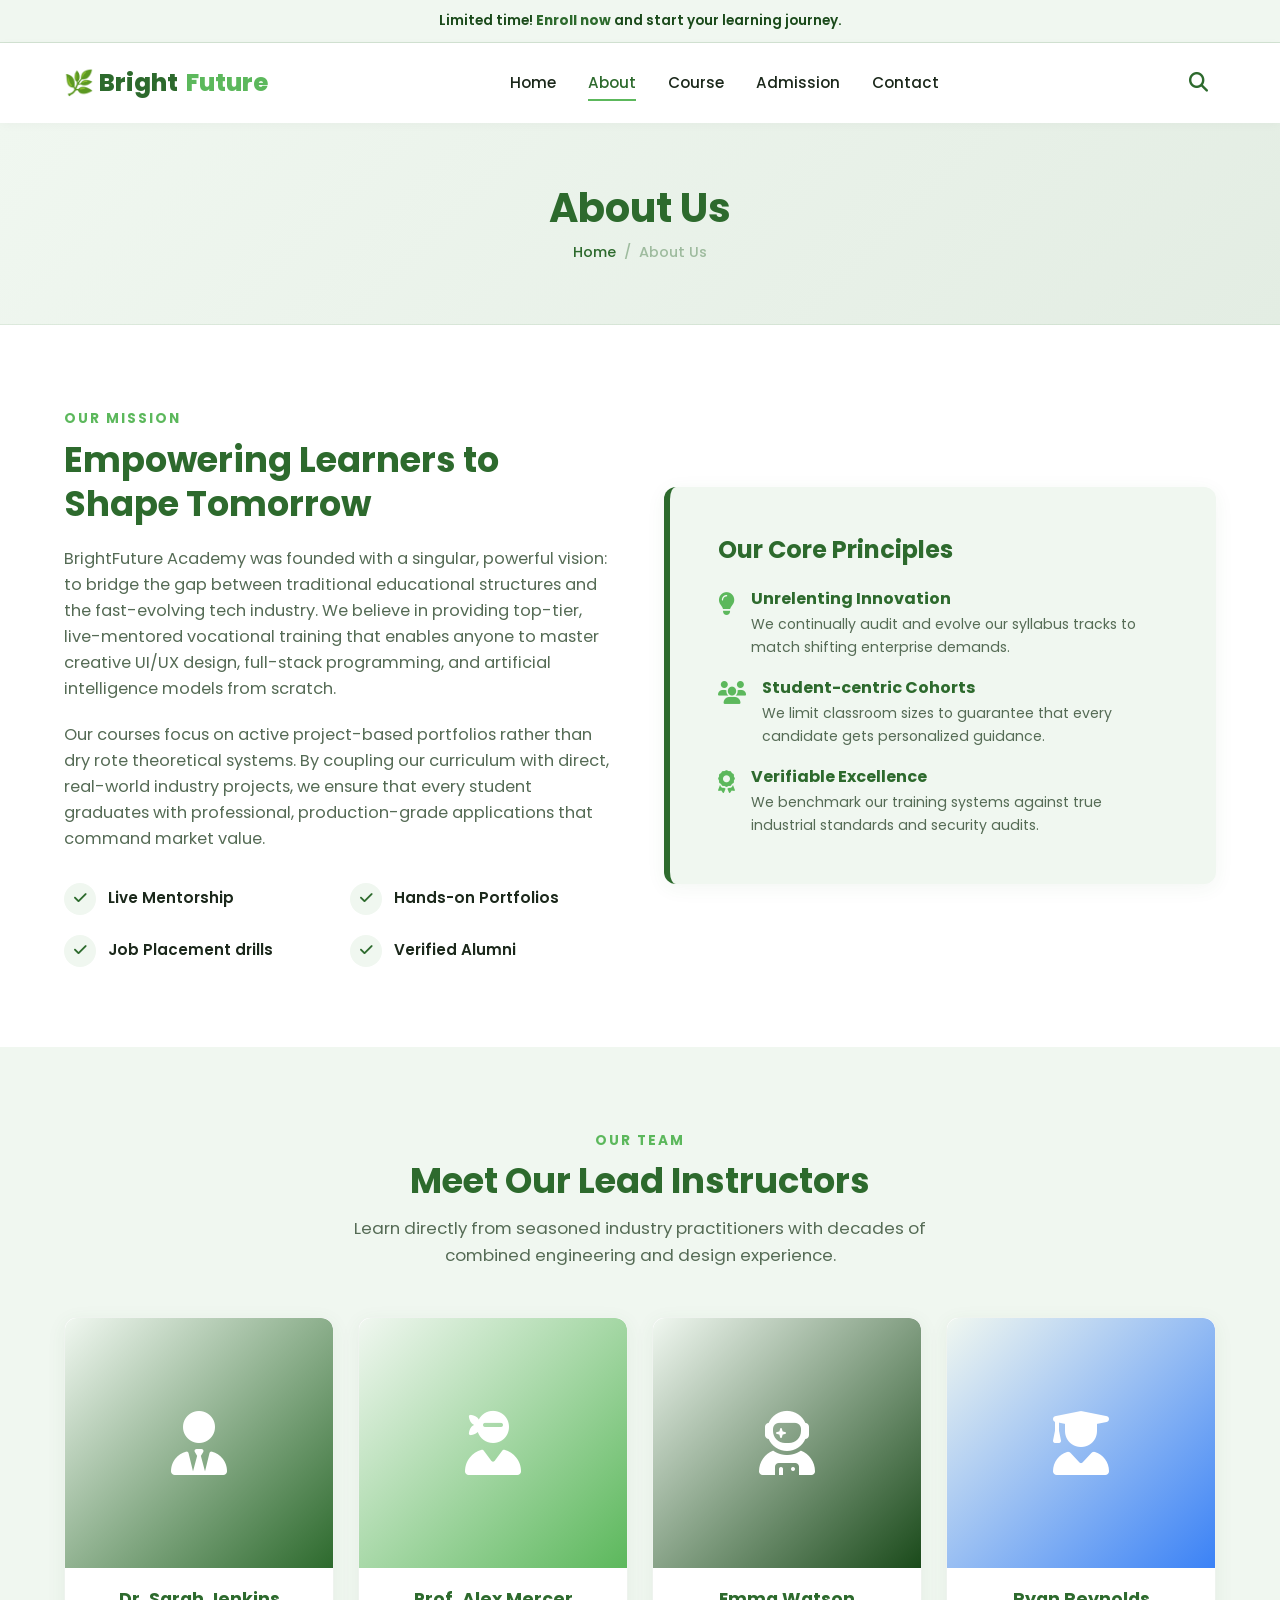
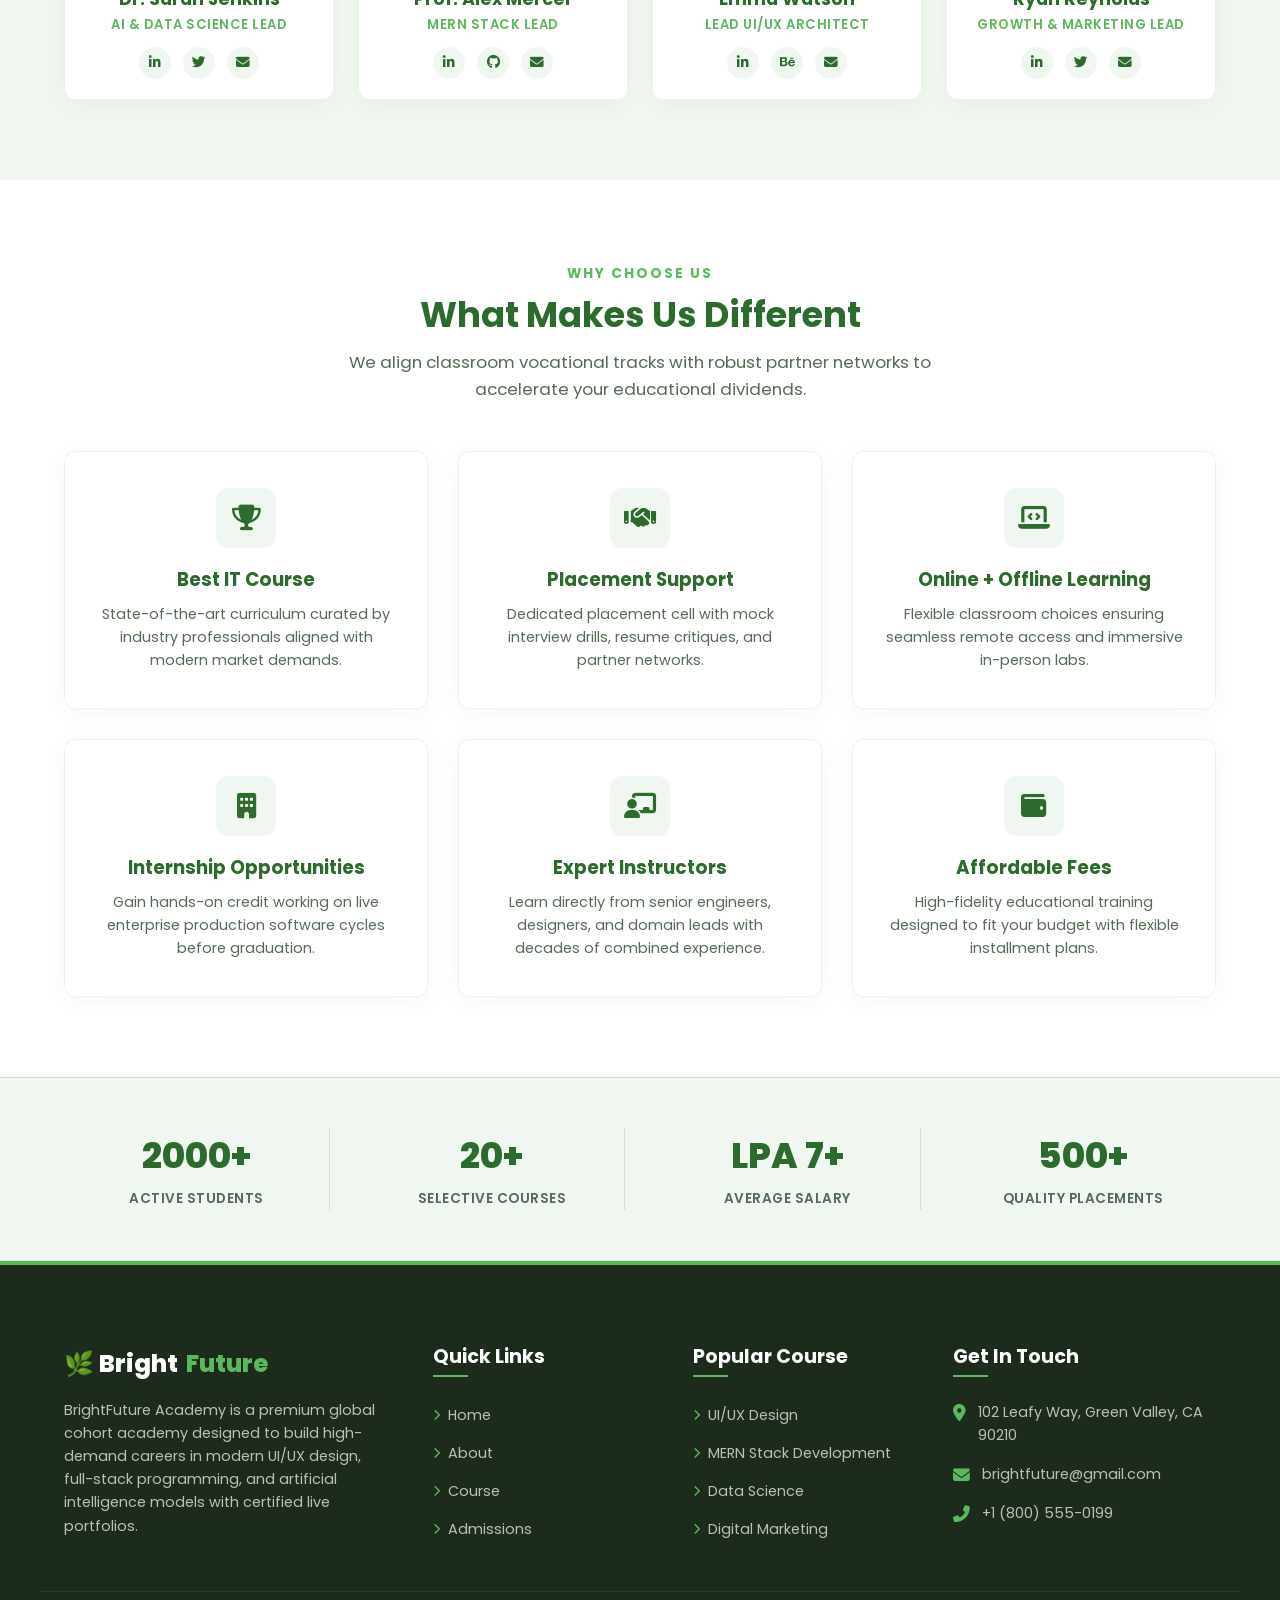
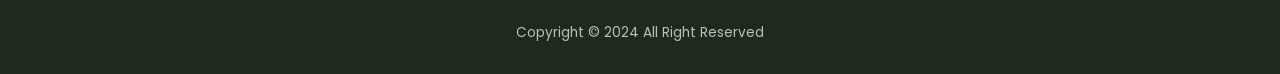
<file: about.html>
<!DOCTYPE html>
<html lang="en">
<head>
    <meta charset="UTF-8">
    <meta name="viewport" content="width=device-width, initial-scale=1.0">
    <title>About Us - BrightFuture Academy</title>
    <!-- Favicon -->
    <link rel="icon" type="image/png" href="data:image/svg+xml,<svg xmlns=%22http://www.w3.org/2000/svg%22 viewBox=%220 0 100 100%22><text y=%22.9em%22 font-size=%2290%22>🌿</text></svg>">
    <!-- Font Awesome CDN -->
    <link rel="stylesheet" href="https://cdnjs.cloudflare.com/ajax/libs/font-awesome/6.4.0/css/all.min.css">
    <!-- Custom Style Shared Sheet -->
    <link rel="stylesheet" href="./css/style.css">
    <!-- Custom Script Shared Sheet -->
    <script src="./js/script.js" defer></script>
</head>
<body>

    <!-- Announcement Bar -->
    <div class="announcement-bar">
        Limited time! <strong>Enroll now</strong> and start your learning journey.
    </div>

    <!-- Header & Navigation -->
    <header>
        <div class="container navbar">
            <!-- Logo -->
            <a href="index.html" class="logo">
                🌿 Bright<span>Future</span>
            </a>

            <!-- Nav Links -->
            <nav class="nav-links">
                <a href="index.html" class="nav-link">Home</a>
                <a href="about.html" class="nav-link">About</a>
                <a href="courses.html" class="nav-link">Course</a>
                <a href="admissions.html" class="nav-link">Admission</a>
                <a href="contact.html" class="nav-link">Contact</a>
            </nav>

            <!-- Nav Actions -->
            <div class="nav-actions">
                <button class="search-trigger" aria-label="Search Courses">
                    <i class="fas fa-search"></i>
                </button>
                <button class="nav-toggle" aria-label="Toggle Menu">
                    <i class="fas fa-bars"></i>
                </button>
            </div>
        </div>
    </header>

    <!-- Page Hero Banner -->
    <section class="page-hero">
        <div class="container">
            <h1>About Us</h1>
            <div class="breadcrumbs">
                <a href="index.html">Home</a>
                <span>/</span>
                <span>About Us</span>
            </div>
        </div>
    </section>

    <!-- Mission Section -->
    <section class="section">
        <div class="container about-split">
            <!-- Left Info -->
            <div>
                <span class="section-label">Our Mission</span>
                <h2 class="section-title" style="margin-bottom: 20px;">Empowering Learners to Shape Tomorrow</h2>
                <p style="color: var(--text-muted); margin-bottom: 20px; font-size: 1.02rem;">
                    BrightFuture Academy was founded with a singular, powerful vision: to bridge the gap between traditional educational structures and the fast-evolving tech industry. We believe in providing top-tier, live-mentored vocational training that enables anyone to master creative UI/UX design, full-stack programming, and artificial intelligence models from scratch.
                </p>
                <p style="color: var(--text-muted); margin-bottom: 30px; font-size: 1.02rem;">
                    Our courses focus on active project-based portfolios rather than dry rote theoretical systems. By coupling our curriculum with direct, real-world industry projects, we ensure that every student graduates with professional, production-grade applications that command market value.
                </p>
                <!-- Quick stats / bullet highlights -->
                <div class="about-features">
                    <div class="about-feat-item">
                        <div class="about-feat-icon"><i class="fas fa-check"></i></div>
                        <div class="about-feat-text">Live Mentorship</div>
                    </div>
                    <div class="about-feat-item">
                        <div class="about-feat-icon"><i class="fas fa-check"></i></div>
                        <div class="about-feat-text">Hands-on Portfolios</div>
                    </div>
                    <div class="about-feat-item">
                        <div class="about-feat-icon"><i class="fas fa-check"></i></div>
                        <div class="about-feat-text">Job Placement drills</div>
                    </div>
                    <div class="about-feat-item">
                        <div class="about-feat-icon"><i class="fas fa-check"></i></div>
                        <div class="about-feat-text">Verified Alumni</div>
                    </div>
                </div>
            </div>
            <!-- Right graphic / value banner -->
            <div style="background-color: var(--bg-light); padding: 48px; border-radius: var(--radius-card); border-left: 6px solid var(--primary-color); box-shadow: var(--shadow-subtle);">
                <h3 style="color: var(--primary-color); font-size: 1.5rem; margin-bottom: 24px;">Our Core Principles</h3>
                <ul style="display:flex; flex-direction:column; gap: 20px;">
                    <li style="display:flex; gap:16px;">
                        <i class="fas fa-lightbulb" style="color: var(--secondary-color); font-size: 1.4rem; margin-top: 4px;"></i>
                        <div>
                            <h4 style="color: var(--primary-color); margin-bottom: 4px;">Unrelenting Innovation</h4>
                            <p style="font-size:0.88rem; color: var(--text-muted);">We continually audit and evolve our syllabus tracks to match shifting enterprise demands.</p>
                        </div>
                    </li>
                    <li style="display:flex; gap:16px;">
                        <i class="fas fa-users" style="color: var(--secondary-color); font-size: 1.4rem; margin-top: 4px;"></i>
                        <div>
                            <h4 style="color: var(--primary-color); margin-bottom: 4px;">Student-centric Cohorts</h4>
                            <p style="font-size:0.88rem; color: var(--text-muted);">We limit classroom sizes to guarantee that every candidate gets personalized guidance.</p>
                        </div>
                    </li>
                    <li style="display:flex; gap:16px;">
                        <i class="fas fa-award" style="color: var(--secondary-color); font-size: 1.4rem; margin-top: 4px;"></i>
                        <div>
                            <h4 style="color: var(--primary-color); margin-bottom: 4px;">Verifiable Excellence</h4>
                            <p style="font-size:0.88rem; color: var(--text-muted);">We benchmark our training systems against true industrial standards and security audits.</p>
                        </div>
                    </li>
                </ul>
            </div>
        </div>
    </section>

    <!-- Team Section -->
    <section class="section alt-bg">
        <div class="container">
            <div class="text-center">
                <span class="section-label">Our Team</span>
                <h2 class="section-title">Meet Our Lead Instructors</h2>
                <p class="section-subtext">Learn directly from seasoned industry practitioners with decades of combined engineering and design experience.</p>
            </div>

            <div class="team-grid">
                <!-- Instructor 1 -->
                <div class="card team-card">
                    <div class="team-img-wrapper" style="background-image: linear-gradient(135deg, var(--bg-light) 0%, var(--primary-color) 100%);">
                        <div style="width:100%; height:100%; display:flex; align-items:center; justify-content:center; color: var(--text-light); font-size: 4rem;">
                            <i class="fas fa-user-tie"></i>
                        </div>
                    </div>
                    <div class="team-info">
                        <h3 class="team-name">Dr. Sarah Jenkins</h3>
                        <p class="team-role">AI & Data Science Lead</p>
                        <div class="team-socials">
                            <a href="#" class="team-social-link"><i class="fab fa-linkedin-in"></i></a>
                            <a href="#" class="team-social-link"><i class="fab fa-twitter"></i></a>
                            <a href="#" class="team-social-link"><i class="fas fa-envelope"></i></a>
                        </div>
                    </div>
                </div>

                <!-- Instructor 2 -->
                <div class="card team-card">
                    <div class="team-img-wrapper" style="background-image: linear-gradient(135deg, var(--bg-light) 0%, var(--secondary-color) 100%);">
                        <div style="width:100%; height:100%; display:flex; align-items:center; justify-content:center; color: var(--text-light); font-size: 4rem;">
                            <i class="fas fa-user-ninja"></i>
                        </div>
                    </div>
                    <div class="team-info">
                        <h3 class="team-name">Prof. Alex Mercer</h3>
                        <p class="team-role">MERN Stack Lead</p>
                        <div class="team-socials">
                            <a href="#" class="team-social-link"><i class="fab fa-linkedin-in"></i></a>
                            <a href="#" class="team-social-link"><i class="fab fa-github"></i></a>
                            <a href="#" class="team-social-link"><i class="fas fa-envelope"></i></a>
                        </div>
                    </div>
                </div>

                <!-- Instructor 3 -->
                <div class="card team-card">
                    <div class="team-img-wrapper" style="background-image: linear-gradient(135deg, var(--bg-light) 0%, var(--accent-color) 100%);">
                        <div style="width:100%; height:100%; display:flex; align-items:center; justify-content:center; color: var(--text-light); font-size: 4rem;">
                            <i class="fas fa-user-astronaut"></i>
                        </div>
                    </div>
                    <div class="team-info">
                        <h3 class="team-name">Emma Watson</h3>
                        <p class="team-role">Lead UI/UX Architect</p>
                        <div class="team-socials">
                            <a href="#" class="team-social-link"><i class="fab fa-linkedin-in"></i></a>
                            <a href="#" class="team-social-link"><i class="fab fa-behance"></i></a>
                            <a href="#" class="team-social-link"><i class="fas fa-envelope"></i></a>
                        </div>
                    </div>
                </div>

                <!-- Instructor 4 -->
                <div class="card team-card">
                    <div class="team-img-wrapper" style="background-image: linear-gradient(135deg, var(--bg-light) 0%, var(--badge-beginner) 100%);">
                        <div style="width:100%; height:100%; display:flex; align-items:center; justify-content:center; color: var(--text-light); font-size: 4rem;">
                            <i class="fas fa-user-graduate"></i>
                        </div>
                    </div>
                    <div class="team-info">
                        <h3 class="team-name">Ryan Reynolds</h3>
                        <p class="team-role">Growth & Marketing Lead</p>
                        <div class="team-socials">
                            <a href="#" class="team-social-link"><i class="fab fa-linkedin-in"></i></a>
                            <a href="#" class="team-social-link"><i class="fab fa-twitter"></i></a>
                            <a href="#" class="team-social-link"><i class="fas fa-envelope"></i></a>
                        </div>
                    </div>
                </div>
            </div>
        </div>
    </section>

    <!-- Why Choose Us / Reused Features Grid Section -->
    <section class="section">
        <div class="container">
            <div class="text-center">
                <span class="section-label">Why Choose Us</span>
                <h2 class="section-title">What Makes Us Different</h2>
                <p class="section-subtext">We align classroom vocational tracks with robust partner networks to accelerate your educational dividends.</p>
            </div>

            <div class="features-grid">
                <!-- Feature 1 -->
                <div class="card feature-card">
                    <div class="feature-icon-wrapper">
                        <i class="fas fa-trophy"></i>
                    </div>
                    <h3 class="feature-title">Best IT Course</h3>
                    <p class="feature-description">State-of-the-art curriculum curated by industry professionals aligned with modern market demands.</p>
                </div>
                <!-- Feature 2 -->
                <div class="card feature-card">
                    <div class="feature-icon-wrapper">
                        <i class="fas fa-handshake"></i>
                    </div>
                    <h3 class="feature-title">Placement Support</h3>
                    <p class="feature-description">Dedicated placement cell with mock interview drills, resume critiques, and partner networks.</p>
                </div>
                <!-- Feature 3 -->
                <div class="card feature-card">
                    <div class="feature-icon-wrapper">
                        <i class="fas fa-laptop-code"></i>
                    </div>
                    <h3 class="feature-title">Online + Offline Learning</h3>
                    <p class="feature-description">Flexible classroom choices ensuring seamless remote access and immersive in-person labs.</p>
                </div>
                <!-- Feature 4 -->
                <div class="card feature-card">
                    <div class="feature-icon-wrapper">
                        <i class="fas fa-building"></i>
                    </div>
                    <h3 class="feature-title">Internship Opportunities</h3>
                    <p class="feature-description">Gain hands-on credit working on live enterprise production software cycles before graduation.</p>
                </div>
                <!-- Feature 5 -->
                <div class="card feature-card">
                    <div class="feature-icon-wrapper">
                        <i class="fas fa-chalkboard-teacher"></i>
                    </div>
                    <h3 class="feature-title">Expert Instructors</h3>
                    <p class="feature-description">Learn directly from senior engineers, designers, and domain leads with decades of combined experience.</p>
                </div>
                <!-- Feature 6 -->
                <div class="card feature-card">
                    <div class="feature-icon-wrapper">
                        <i class="fas fa-wallet"></i>
                    </div>
                    <h3 class="feature-title">Affordable Fees</h3>
                    <p class="feature-description">High-fidelity educational training designed to fit your budget with flexible installment plans.</p>
                </div>
            </div>
        </div>
    </section>

    <!-- Reused Stats Row (Light Green BG) -->
    <section class="stats-row" style="border-top: 1px solid rgba(45, 106, 45, 0.15)">
        <div class="container stats-grid">
            <!-- Stat 1 -->
            <div class="stat-item">
                <div class="stat-number">2000+</div>
                <div class="stat-label">Active Students</div>
            </div>
            <!-- Stat 2 -->
            <div class="stat-item">
                <div class="stat-number">20+</div>
                <div class="stat-label">Selective Courses</div>
            </div>
            <!-- Stat 3 -->
            <div class="stat-item">
                <div class="stat-number">LPA 7+</div>
                <div class="stat-label">Average Salary</div>
            </div>
            <!-- Stat 4 -->
            <div class="stat-item">
                <div class="stat-number">500+</div>
                <div class="stat-label">Quality Placements</div>
            </div>
        </div>
    </section>

    <!-- Footer -->
    <footer>
        <div class="container footer-grid">
            <!-- Col 1 -->
            <div class="footer-col">
                <a href="index.html" class="logo" style="color: var(--text-light)">
                    🌿 Bright<span style="color: var(--secondary-color)">Future</span>
                </a>
                <p class="footer-desc">
                    BrightFuture Academy is a premium global cohort academy designed to build high-demand careers in modern UI/UX design, full-stack programming, and artificial intelligence models with certified live portfolios.
                </p>
            </div>
            <!-- Col 2 -->
            <div class="footer-col">
                <h3>Quick Links</h3>
                <ul class="footer-links">
                    <li class="footer-link-item"><a href="index.html"><i class="fas fa-chevron-right" style="font-size:0.7rem; color:var(--secondary-color)"></i> Home</a></li>
                    <li class="footer-link-item"><a href="about.html"><i class="fas fa-chevron-right" style="font-size:0.7rem; color:var(--secondary-color)"></i> About</a></li>
                    <li class="footer-link-item"><a href="courses.html"><i class="fas fa-chevron-right" style="font-size:0.7rem; color:var(--secondary-color)"></i> Course</a></li>
                    <li class="footer-link-item"><a href="admissions.html"><i class="fas fa-chevron-right" style="font-size:0.7rem; color:var(--secondary-color)"></i> Admissions</a></li>
                </ul>
            </div>
            <!-- Col 3 -->
            <div class="footer-col">
                <h3>Popular Course</h3>
                <ul class="footer-links">
                    <li class="footer-link-item"><a href="courses.html"><i class="fas fa-chevron-right" style="font-size:0.7rem; color:var(--secondary-color)"></i> UI/UX Design</a></li>
                    <li class="footer-link-item"><a href="courses.html"><i class="fas fa-chevron-right" style="font-size:0.7rem; color:var(--secondary-color)"></i> MERN Stack Development</a></li>
                    <li class="footer-link-item"><a href="courses.html"><i class="fas fa-chevron-right" style="font-size:0.7rem; color:var(--secondary-color)"></i> Data Science</a></li>
                    <li class="footer-link-item"><a href="courses.html"><i class="fas fa-chevron-right" style="font-size:0.7rem; color:var(--secondary-color)"></i> Digital Marketing</a></li>
                </ul>
            </div>
            <!-- Col 4 -->
            <div class="footer-col">
                <h3>Get In Touch</h3>
                <div class="footer-contact">
                    <div class="footer-contact-item">
                        <i class="fas fa-map-marker-alt"></i>
                        <span>102 Leafy Way, Green Valley, CA 90210</span>
                    </div>
                    <div class="footer-contact-item">
                        <i class="fas fa-envelope"></i>
                        <span>brightfuture@gmail.com</span>
                    </div>
                    <div class="footer-contact-item">
                        <i class="fas fa-phone-alt"></i>
                        <span>+1 (800) 555-0199</span>
                    </div>
                </div>
            </div>
        </div>
        <!-- Bottom Bar -->
        <div class="container footer-bottom">
            Copyright &copy; 2024 All Right Reserved
        </div>
    </footer>

    <!-- Search Overlay Component -->
    <div class="search-overlay">
        <button class="search-close" aria-label="Close Search"><i class="fas fa-times"></i></button>
        <div class="search-container">
            <form action="#" class="search-input-wrapper">
                <input type="text" class="search-input" placeholder="Search for courses, levels, topics..." required>
                <button type="submit" class="search-btn" aria-label="Submit Search"><i class="fas fa-search"></i></button>
            </form>
        </div>
    </div>

</body>
</html>
</file>
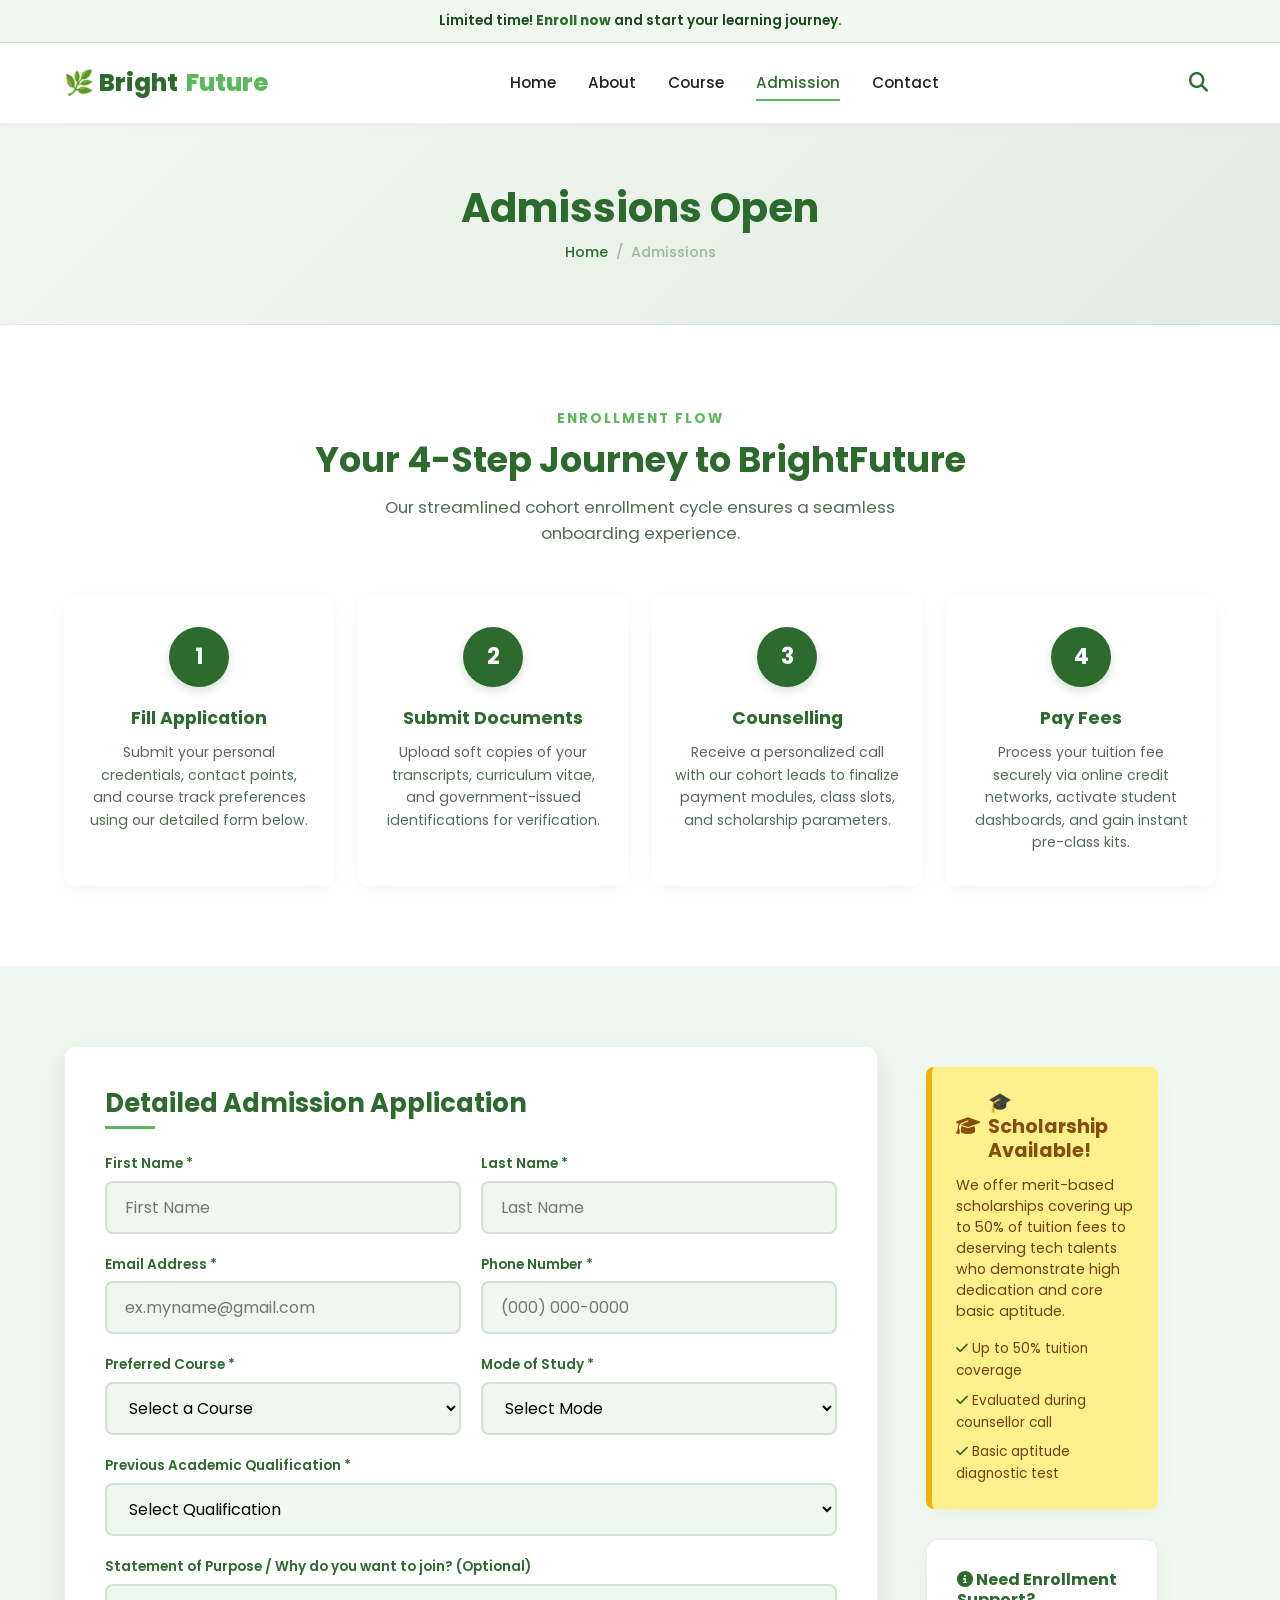
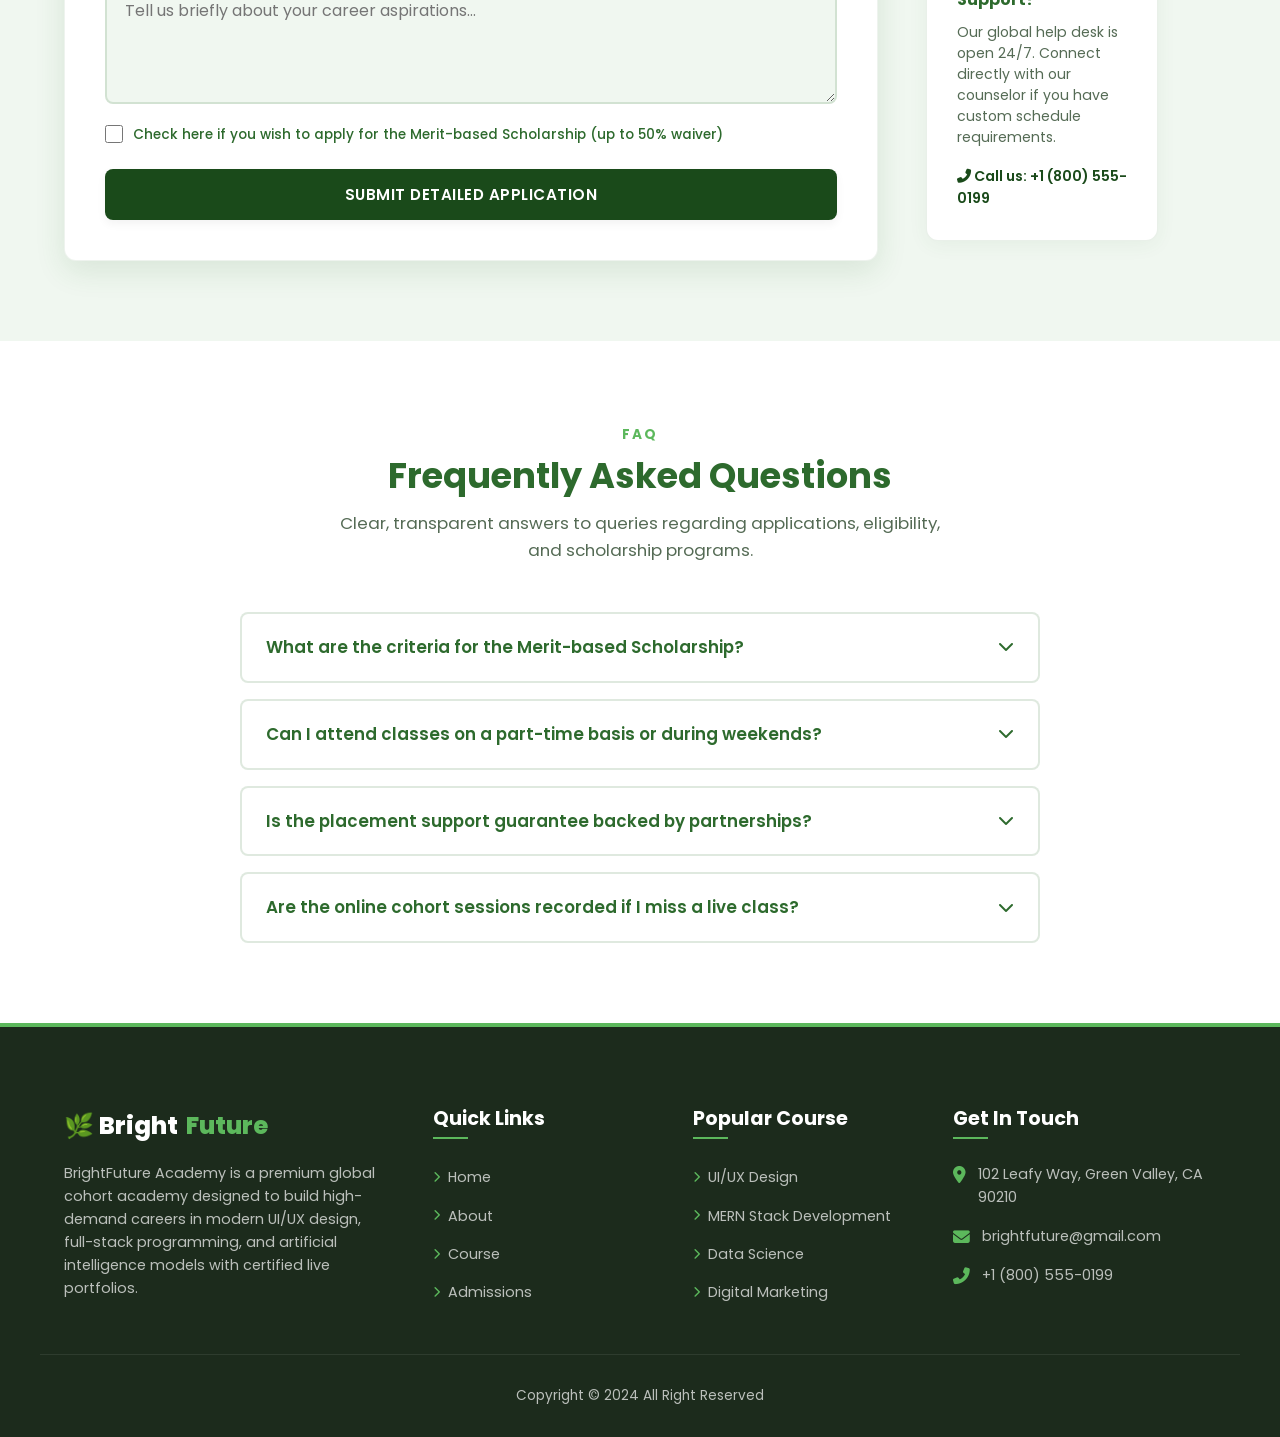
<file: admissions.html>
<!DOCTYPE html>
<html lang="en">
<head>
    <meta charset="UTF-8">
    <meta name="viewport" content="width=device-width, initial-scale=1.0">
    <title>Admissions Open - BrightFuture Academy</title>
    <!-- Favicon -->
    <link rel="icon" type="image/png" href="data:image/svg+xml,<svg xmlns=%22http://www.w3.org/2000/svg%22 viewBox=%220 0 100 100%22><text y=%22.9em%22 font-size=%2290%22>🌿</text></svg>">
    <!-- Font Awesome CDN -->
    <link rel="stylesheet" href="https://cdnjs.cloudflare.com/ajax/libs/font-awesome/6.4.0/css/all.min.css">
    <!-- Custom Style Shared Sheet -->
    <link rel="stylesheet" href="./css/style.css">
    <!-- Custom Script Shared Sheet -->
    <script src="./js/script.js" defer></script>
</head>
<body>

    <!-- Announcement Bar -->
    <div class="announcement-bar">
        Limited time! <strong>Enroll now</strong> and start your learning journey.
    </div>

    <!-- Header & Navigation -->
    <header>
        <div class="container navbar">
            <!-- Logo -->
            <a href="index.html" class="logo">
                🌿 Bright<span>Future</span>
            </a>

            <!-- Nav Links -->
            <nav class="nav-links">
                <a href="index.html" class="nav-link">Home</a>
                <a href="about.html" class="nav-link">About</a>
                <a href="courses.html" class="nav-link">Course</a>
                <a href="admissions.html" class="nav-link">Admission</a>
                <a href="contact.html" class="nav-link">Contact</a>
            </nav>

            <!-- Nav Actions -->
            <div class="nav-actions">
                <button class="search-trigger" aria-label="Search Courses">
                    <i class="fas fa-search"></i>
                </button>
                <button class="nav-toggle" aria-label="Toggle Menu">
                    <i class="fas fa-bars"></i>
                </button>
            </div>
        </div>
    </header>

    <!-- Page Hero Banner -->
    <section class="page-hero">
        <div class="container">
            <h1>Admissions Open</h1>
            <div class="breadcrumbs">
                <a href="index.html">Home</a>
                <span>/</span>
                <span>Admissions</span>
            </div>
        </div>
    </section>

    <!-- Expanded Steps Section -->
    <section class="section">
        <div class="container">
            <div class="text-center">
                <span class="section-label">Enrollment Flow</span>
                <h2 class="section-title">Your 4-Step Journey to BrightFuture</h2>
                <p class="section-subtext">Our streamlined cohort enrollment cycle ensures a seamless onboarding experience.</p>
            </div>

            <div class="steps-grid">
                <!-- Step 1 -->
                <div class="card step-card">
                    <div class="step-number-icon">1</div>
                    <h3 class="step-title">Fill Application</h3>
                    <p class="step-description">Submit your personal credentials, contact points, and course track preferences using our detailed form below.</p>
                </div>
                <!-- Step 2 -->
                <div class="card step-card">
                    <div class="step-number-icon">2</div>
                    <h3 class="step-title">Submit Documents</h3>
                    <p class="step-description">Upload soft copies of your transcripts, curriculum vitae, and government-issued identifications for verification.</p>
                </div>
                <!-- Step 3 -->
                <div class="card step-card">
                    <div class="step-number-icon">3</div>
                    <h3 class="step-title">Counselling</h3>
                    <p class="step-description">Receive a personalized call with our cohort leads to finalize payment modules, class slots, and scholarship parameters.</p>
                </div>
                <!-- Step 4 -->
                <div class="card step-card">
                    <div class="step-number-icon">4</div>
                    <h3 class="step-title">Pay Fees</h3>
                    <p class="step-description">Process your tuition fee securely via online credit networks, activate student dashboards, and gain instant pre-class kits.</p>
                </div>
            </div>
        </div>
    </section>

    <!-- Detailed Application Form Section (Light Green BG) -->
    <section class="section alt-bg">
        <div class="container">
            <div class="application-grid">
                <!-- Left Column: Detailed Form -->
                <div class="card application-form-card">
                    <h3 class="form-title">Detailed Admission Application</h3>
                    <form action="#" method="POST" id="detailed-admission-form">
                        <div class="form-grid">
                            <div class="form-group">
                                <label for="first-name">First Name *</label>
                                <input type="text" id="first-name" class="form-control" placeholder="First Name" required>
                            </div>
                            <div class="form-group">
                                <label for="last-name">Last Name *</label>
                                <input type="text" id="last-name" class="form-control" placeholder="Last Name" required>
                            </div>
                            <div class="form-group">
                                <label for="email">Email Address *</label>
                                <input type="email" id="email" class="form-control" placeholder="ex.myname@gmail.com" required>
                            </div>
                            <div class="form-group">
                                <label for="phone">Phone Number *</label>
                                <input type="tel" id="phone" class="form-control" placeholder="(000) 000-0000" required>
                            </div>
                            <div class="form-group">
                                <label for="pref-course">Preferred Course *</label>
                                <select id="pref-course" class="form-control" required>
                                    <option value="">Select a Course</option>
                                    <option value="uiux">UI/UX Design Masterclass</option>
                                    <option value="mern">MERN Stack Web Development</option>
                                    <option value="datascience">Data Science & Predictive AI</option>
                                    <option value="python">Python Development Core</option>
                                    <option value="digitalmarketing">Digital Marketing & Growth</option>
                                    <option value="cybersecurity">Cybersecurity & Ethical Hacking</option>
                                </select>
                            </div>
                            <div class="form-group">
                                <label for="study-mode">Mode of Study *</label>
                                <select id="study-mode" class="form-control" required>
                                    <option value="">Select Mode</option>
                                    <option value="online">Online (Live Remote Cohort)</option>
                                    <option value="offline">Offline (In-person Campus Labs)</option>
                                    <option value="hybrid">Hybrid (Blended Classroom)</option>
                                </select>
                            </div>
                            <div class="form-group form-group-full">
                                <label for="academic-qual">Previous Academic Qualification *</label>
                                <select id="academic-qual" class="form-control" required>
                                    <option value="">Select Qualification</option>
                                    <option value="highschool">High School Diploma / Graduate</option>
                                    <option value="bachelor">Bachelor's Degree</option>
                                    <option value="master">Master's Degree</option>
                                    <option value="other">Other Professional Diploma</option>
                                </select>
                            </div>
                            <div class="form-group form-group-full">
                                <label for="sop">Statement of Purpose / Why do you want to join? (Optional)</label>
                                <textarea id="sop" class="form-control" placeholder="Tell us briefly about your career aspirations..."></textarea>
                            </div>
                            <div class="form-group form-group-full" style="flex-direction:row; align-items:center; gap:10px;">
                                <input type="checkbox" id="scholarship-check" style="width:18px; height:18px; cursor:pointer;">
                                <label for="scholarship-check" style="cursor:pointer; font-weight:500;">Check here if you wish to apply for the Merit-based Scholarship (up to 50% waiver)</label>
                            </div>
                        </div>
                        <button type="submit" class="btn btn-primary">Submit Detailed Application</button>
                    </form>
                </div>

                <!-- Right Column: Scholarship Card & General visual -->
                <div class="application-visual-container">
                    <!-- Yellow Scholarship Box -->
                    <div class="scholarship-info-box" style="border-left: 6px solid var(--badge-advanced);">
                        <h4 style="font-size:1.2rem; margin-bottom:12px;"><i class="fas fa-graduation-cap"></i> 🎓 Scholarship Available!</h4>
                        <p style="margin-bottom:16px;">We offer merit-based scholarships covering up to 50% of tuition fees to deserving tech talents who demonstrate high dedication and core basic aptitude.</p>
                        <ul style="font-size:0.85rem; display:flex; flex-direction:column; gap:8px; color:#713f12;">
                            <li><i class="fas fa-check" style="color:var(--primary-color)"></i> Up to 50% tuition coverage</li>
                            <li><i class="fas fa-check" style="color:var(--primary-color)"></i> Evaluated during counsellor call</li>
                            <li><i class="fas fa-check" style="color:var(--primary-color)"></i> Basic aptitude diagnostic test</li>
                        </ul>
                    </div>

                    <!-- Campus Visual Panel -->
                    <div style="background:var(--bg-white); padding:30px; border-radius:var(--radius-card); box-shadow:var(--shadow-subtle); border: 1px solid rgba(45, 106, 45, 0.1);">
                        <h4 style="color:var(--primary-color); margin-bottom:12px;"><i class="fas fa-info-circle"></i> Need Enrollment Support?</h4>
                        <p style="font-size:0.88rem; color:var(--text-muted); line-height:1.5; margin-bottom:16px;">Our global help desk is open 24/7. Connect directly with our counselor if you have custom schedule requirements.</p>
                        <p style="font-size:0.88rem; font-weight:600; color:var(--accent-color);"><i class="fas fa-phone-alt"></i> Call us: +1 (800) 555-0199</p>
                    </div>
                </div>
            </div>
        </div>
    </section>

    <!-- FAQ Accordion Section -->
    <section class="section">
        <div class="container">
            <div class="text-center">
                <span class="section-label">FAQ</span>
                <h2 class="section-title">Frequently Asked Questions</h2>
                <p class="section-subtext">Clear, transparent answers to queries regarding applications, eligibility, and scholarship programs.</p>
            </div>

            <!-- FAQ Container -->
            <div class="faq-container">
                <!-- FAQ 1 -->
                <div class="faq-item">
                    <div class="faq-header">
                        <span class="faq-question">What are the criteria for the Merit-based Scholarship?</span>
                        <span class="faq-icon"><i class="fas fa-chevron-down"></i></span>
                    </div>
                    <div class="faq-content">
                        <p>Our academic advisors evaluate your scholarship eligibility based on three factors: previous academic achievement, details provided in your Statement of Purpose (SOP), and a short, 20-minute basic diagnostic aptitude evaluation conducted online during step 3 of the counseling session.</p>
                    </div>
                </div>
                <!-- FAQ 2 -->
                <div class="faq-item">
                    <div class="faq-header">
                        <span class="faq-question">Can I attend classes on a part-time basis or during weekends?</span>
                        <span class="faq-icon"><i class="fas fa-chevron-down"></i></span>
                    </div>
                    <div class="faq-content">
                        <p>Yes, absolutely! We understand that many students work full-time or have ongoing commitments. We offer dedicated evening batches (7:00 PM - 9:30 PM, Mon-Fri) as well as full intensive Weekend-only cohorts (9:00 AM - 5:00 PM, Saturday & Sunday).</p>
                    </div>
                </div>
                <!-- FAQ 3 -->
                <div class="faq-item">
                    <div class="faq-header">
                        <span class="faq-question">Is the placement support guarantee backed by partnerships?</span>
                        <span class="faq-icon"><i class="fas fa-chevron-down"></i></span>
                    </div>
                    <div class="faq-content">
                        <p>Yes, we have 150+ direct corporate placement partners across major IT hubs. While we provide 100% placement support—including resume crafting, direct mock reviews, and scheduling referral interview slots—the ultimate conversion depends entirely on the student's performance.</p>
                    </div>
                </div>
                <!-- FAQ 4 -->
                <div class="faq-item">
                    <div class="faq-header">
                        <span class="faq-question">Are the online cohort sessions recorded if I miss a live class?</span>
                        <span class="faq-icon"><i class="fas fa-chevron-down"></i></span>
                    </div>
                    <div class="faq-content">
                        <p>Yes, every live remote session is immediately recorded in high-definition and uploaded to your personal student portal dashboard within 2 hours of the class. You will maintain lifetime, unrestricted access to all dashboard video logs and class repositories.</p>
                    </div>
                </div>
            </div>
        </div>
    </section>

    <!-- Footer -->
    <footer>
        <div class="container footer-grid">
            <!-- Col 1 -->
            <div class="footer-col">
                <a href="index.html" class="logo" style="color: var(--text-light)">
                    🌿 Bright<span style="color: var(--secondary-color)">Future</span>
                </a>
                <p class="footer-desc">
                    BrightFuture Academy is a premium global cohort academy designed to build high-demand careers in modern UI/UX design, full-stack programming, and artificial intelligence models with certified live portfolios.
                </p>
            </div>
            <!-- Col 2 -->
            <div class="footer-col">
                <h3>Quick Links</h3>
                <ul class="footer-links">
                    <li class="footer-link-item"><a href="index.html"><i class="fas fa-chevron-right" style="font-size:0.7rem; color:var(--secondary-color)"></i> Home</a></li>
                    <li class="footer-link-item"><a href="about.html"><i class="fas fa-chevron-right" style="font-size:0.7rem; color:var(--secondary-color)"></i> About</a></li>
                    <li class="footer-link-item"><a href="courses.html"><i class="fas fa-chevron-right" style="font-size:0.7rem; color:var(--secondary-color)"></i> Course</a></li>
                    <li class="footer-link-item"><a href="admissions.html"><i class="fas fa-chevron-right" style="font-size:0.7rem; color:var(--secondary-color)"></i> Admissions</a></li>
                </ul>
            </div>
            <!-- Col 3 -->
            <div class="footer-col">
                <h3>Popular Course</h3>
                <ul class="footer-links">
                    <li class="footer-link-item"><a href="courses.html"><i class="fas fa-chevron-right" style="font-size:0.7rem; color:var(--secondary-color)"></i> UI/UX Design</a></li>
                    <li class="footer-link-item"><a href="courses.html"><i class="fas fa-chevron-right" style="font-size:0.7rem; color:var(--secondary-color)"></i> MERN Stack Development</a></li>
                    <li class="footer-link-item"><a href="courses.html"><i class="fas fa-chevron-right" style="font-size:0.7rem; color:var(--secondary-color)"></i> Data Science</a></li>
                    <li class="footer-link-item"><a href="courses.html"><i class="fas fa-chevron-right" style="font-size:0.7rem; color:var(--secondary-color)"></i> Digital Marketing</a></li>
                </ul>
            </div>
            <!-- Col 4 -->
            <div class="footer-col">
                <h3>Get In Touch</h3>
                <div class="footer-contact">
                    <div class="footer-contact-item">
                        <i class="fas fa-map-marker-alt"></i>
                        <span>102 Leafy Way, Green Valley, CA 90210</span>
                    </div>
                    <div class="footer-contact-item">
                        <i class="fas fa-envelope"></i>
                        <span>brightfuture@gmail.com</span>
                    </div>
                    <div class="footer-contact-item">
                        <i class="fas fa-phone-alt"></i>
                        <span>+1 (800) 555-0199</span>
                    </div>
                </div>
            </div>
        </div>
        <!-- Bottom Bar -->
        <div class="container footer-bottom">
            Copyright &copy; 2024 All Right Reserved
        </div>
    </footer>

    <!-- Search Overlay Component -->
    <div class="search-overlay">
        <button class="search-close" aria-label="Close Search"><i class="fas fa-times"></i></button>
        <div class="search-container">
            <form action="#" class="search-input-wrapper">
                <input type="text" class="search-input" placeholder="Search for courses, levels, topics..." required>
                <button type="submit" class="search-btn" aria-label="Submit Search"><i class="fas fa-search"></i></button>
            </form>
        </div>
    </div>

</body>
</html>
</file>
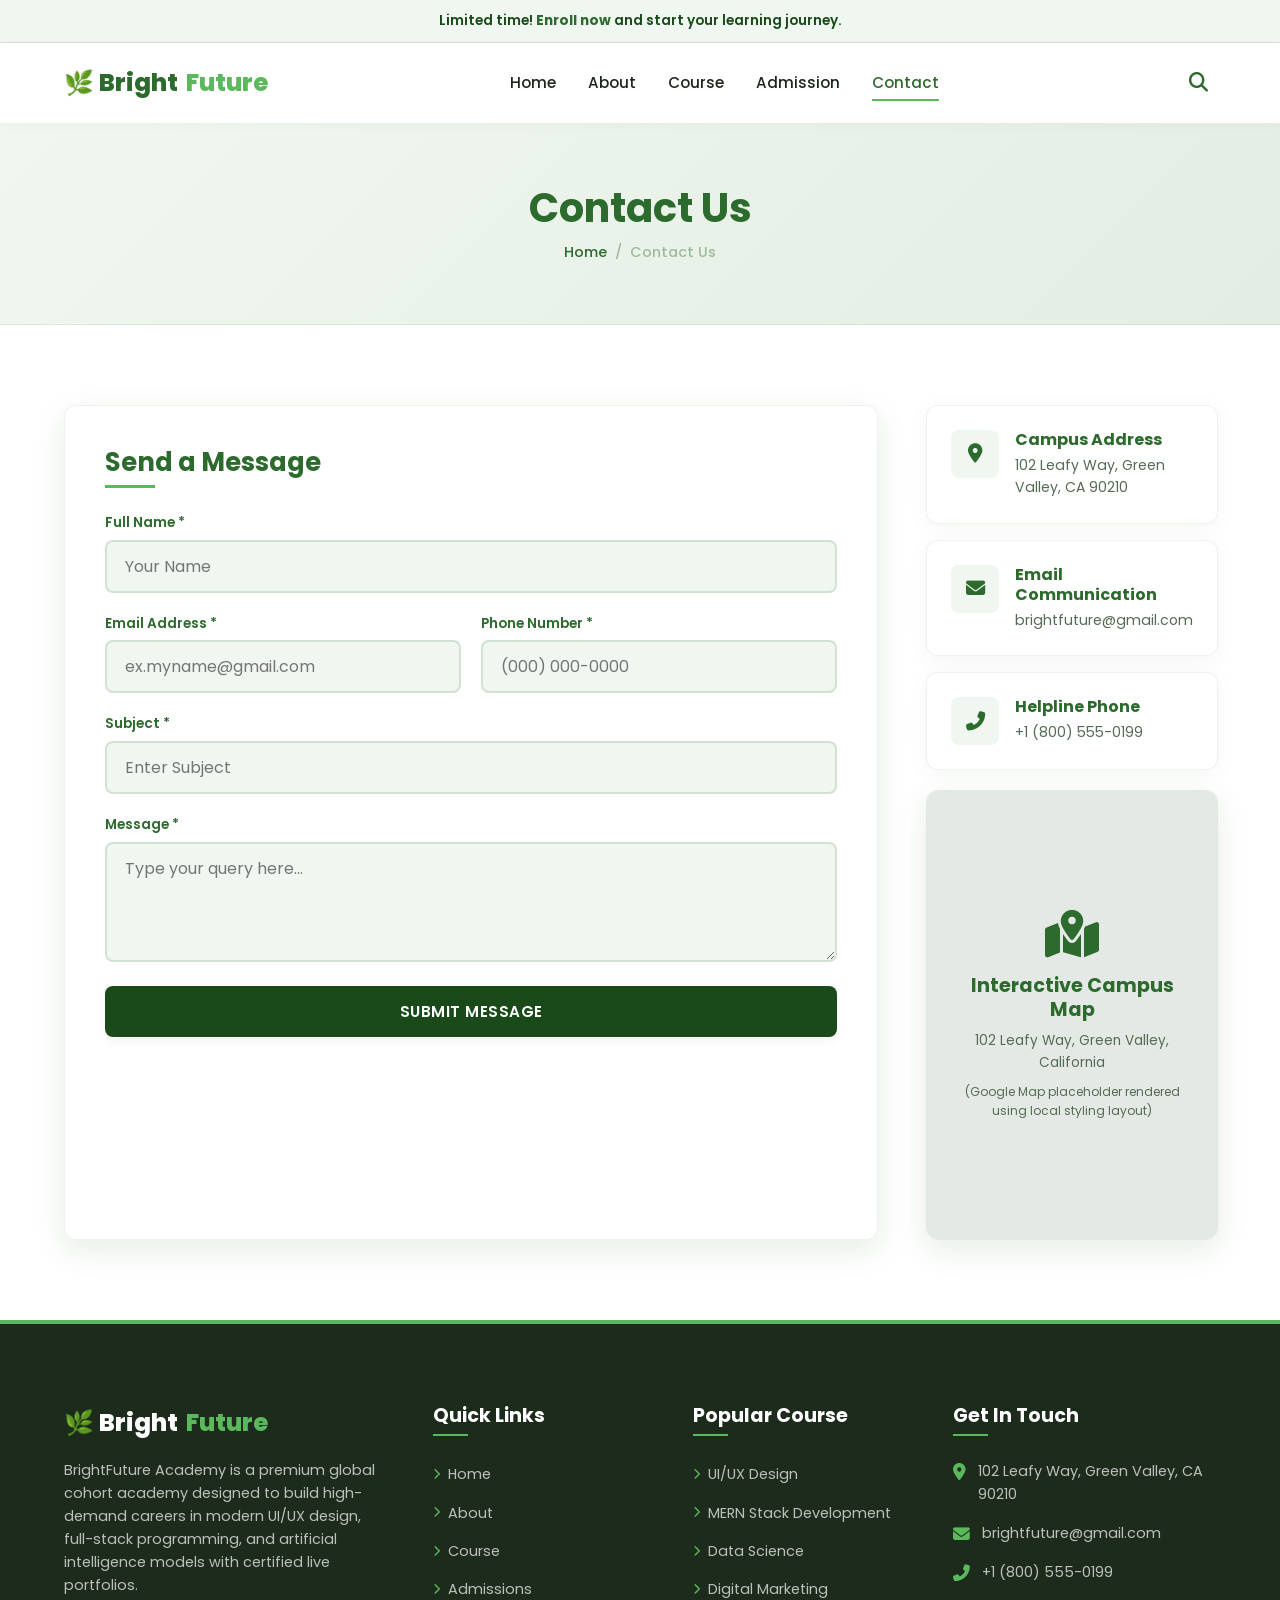
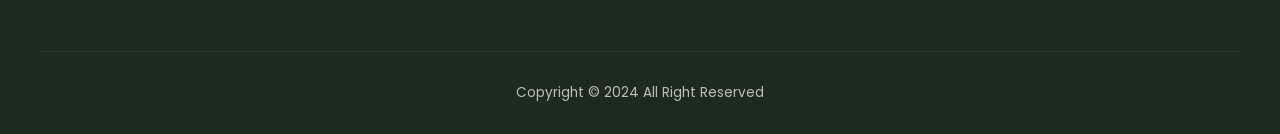
<file: contact.html>
<!DOCTYPE html>
<html lang="en">
<head>
    <meta charset="UTF-8">
    <meta name="viewport" content="width=device-width, initial-scale=1.0">
    <title>Contact Us - BrightFuture Academy</title>
    <!-- Favicon -->
    <link rel="icon" type="image/png" href="data:image/svg+xml,<svg xmlns=%22http://www.w3.org/2000/svg%22 viewBox=%220 0 100 100%22><text y=%22.9em%22 font-size=%2290%22>🌿</text></svg>">
    <!-- Font Awesome CDN -->
    <link rel="stylesheet" href="https://cdnjs.cloudflare.com/ajax/libs/font-awesome/6.4.0/css/all.min.css">
    <!-- Custom Style Shared Sheet -->
    <link rel="stylesheet" href="./css/style.css">
    <!-- Custom Script Shared Sheet -->
    <script src="./js/script.js" defer></script>
</head>
<body>

    <!-- Announcement Bar -->
    <div class="announcement-bar">
        Limited time! <strong>Enroll now</strong> and start your learning journey.
    </div>

    <!-- Header & Navigation -->
    <header>
        <div class="container navbar">
            <!-- Logo -->
            <a href="index.html" class="logo">
                🌿 Bright<span>Future</span>
            </a>

            <!-- Nav Links -->
            <nav class="nav-links">
                <a href="index.html" class="nav-link">Home</a>
                <a href="about.html" class="nav-link">About</a>
                <a href="courses.html" class="nav-link">Course</a>
                <a href="admissions.html" class="nav-link">Admission</a>
                <a href="contact.html" class="nav-link">Contact</a>
            </nav>

            <!-- Nav Actions -->
            <div class="nav-actions">
                <button class="search-trigger" aria-label="Search Courses">
                    <i class="fas fa-search"></i>
                </button>
                <button class="nav-toggle" aria-label="Toggle Menu">
                    <i class="fas fa-bars"></i>
                </button>
            </div>
        </div>
    </header>

    <!-- Page Hero Banner -->
    <section class="page-hero">
        <div class="container">
            <h1>Contact Us</h1>
            <div class="breadcrumbs">
                <a href="index.html">Home</a>
                <span>/</span>
                <span>Contact Us</span>
            </div>
        </div>
    </section>

    <!-- Contact Content Section -->
    <section class="section">
        <div class="container contact-grid">
            <!-- Left Column: Contact Form -->
            <div class="card application-form-card">
                <h3 class="form-title">Send a Message</h3>
                <form action="#" method="POST" id="contact-form">
                    <div class="form-grid">
                        <div class="form-group form-group-full">
                            <label for="contact-name">Full Name *</label>
                            <input type="text" id="contact-name" class="form-control" placeholder="Your Name" required>
                        </div>
                        <div class="form-group">
                            <label for="contact-email">Email Address *</label>
                            <input type="email" id="contact-email" class="form-control" placeholder="ex.myname@gmail.com" required>
                        </div>
                        <div class="form-group">
                            <label for="contact-phone">Phone Number *</label>
                            <input type="tel" id="contact-phone" class="form-control" placeholder="(000) 000-0000" required>
                        </div>
                        <div class="form-group form-group-full">
                            <label for="contact-subject">Subject *</label>
                            <input type="text" id="contact-subject" class="form-control" placeholder="Enter Subject" required>
                        </div>
                        <div class="form-group form-group-full">
                            <label for="contact-message">Message *</label>
                            <textarea id="contact-message" class="form-control" placeholder="Type your query here..." required></textarea>
                        </div>
                    </div>
                    <button type="submit" class="btn btn-primary">Submit Message</button>
                </form>
            </div>

            <!-- Right Column: Info Cards & Maps -->
            <div class="contact-info-cards">
                <!-- Info cards grid wrapper -->
                <div style="display:flex; flex-direction:column; gap:16px;">
                    <!-- Card 1 -->
                    <div class="card contact-info-card">
                        <div class="contact-info-icon">
                            <i class="fas fa-map-marker-alt"></i>
                        </div>
                        <div class="contact-info-details">
                            <h4>Campus Address</h4>
                            <p>102 Leafy Way, Green Valley, CA 90210</p>
                        </div>
                    </div>
                    <!-- Card 2 -->
                    <div class="card contact-info-card">
                        <div class="contact-info-icon">
                            <i class="fas fa-envelope"></i>
                        </div>
                        <div class="contact-info-details">
                            <h4>Email Communication</h4>
                            <p>brightfuture@gmail.com</p>
                        </div>
                    </div>
                    <!-- Card 3 -->
                    <div class="card contact-info-card">
                        <div class="contact-info-icon">
                            <i class="fas fa-phone-alt"></i>
                        </div>
                        <div class="contact-info-details">
                            <h4>Helpline Phone</h4>
                            <p>+1 (800) 555-0199</p>
                        </div>
                    </div>
                </div>

                <!-- Google Map Placeholder -->
                <div class="map-container">
                    <div class="map-placeholder">
                        <i class="fas fa-map-marked-alt"></i>
                        <h4>Interactive Campus Map</h4>
                        <p>102 Leafy Way, Green Valley, California</p>
                        <p style="font-size:0.75rem; color:var(--text-muted); margin-top:8px;">(Google Map placeholder rendered using local styling layout)</p>
                    </div>
                </div>
            </div>
        </div>
    </section>

    <!-- Footer -->
    <footer>
        <div class="container footer-grid">
            <!-- Col 1 -->
            <div class="footer-col">
                <a href="index.html" class="logo" style="color: var(--text-light)">
                    🌿 Bright<span style="color: var(--secondary-color)">Future</span>
                </a>
                <p class="footer-desc">
                    BrightFuture Academy is a premium global cohort academy designed to build high-demand careers in modern UI/UX design, full-stack programming, and artificial intelligence models with certified live portfolios.
                </p>
            </div>
            <!-- Col 2 -->
            <div class="footer-col">
                <h3>Quick Links</h3>
                <ul class="footer-links">
                    <li class="footer-link-item"><a href="index.html"><i class="fas fa-chevron-right" style="font-size:0.7rem; color:var(--secondary-color)"></i> Home</a></li>
                    <li class="footer-link-item"><a href="about.html"><i class="fas fa-chevron-right" style="font-size:0.7rem; color:var(--secondary-color)"></i> About</a></li>
                    <li class="footer-link-item"><a href="courses.html"><i class="fas fa-chevron-right" style="font-size:0.7rem; color:var(--secondary-color)"></i> Course</a></li>
                    <li class="footer-link-item"><a href="admissions.html"><i class="fas fa-chevron-right" style="font-size:0.7rem; color:var(--secondary-color)"></i> Admissions</a></li>
                </ul>
            </div>
            <!-- Col 3 -->
            <div class="footer-col">
                <h3>Popular Course</h3>
                <ul class="footer-links">
                    <li class="footer-link-item"><a href="courses.html"><i class="fas fa-chevron-right" style="font-size:0.7rem; color:var(--secondary-color)"></i> UI/UX Design</a></li>
                    <li class="footer-link-item"><a href="courses.html"><i class="fas fa-chevron-right" style="font-size:0.7rem; color:var(--secondary-color)"></i> MERN Stack Development</a></li>
                    <li class="footer-link-item"><a href="courses.html"><i class="fas fa-chevron-right" style="font-size:0.7rem; color:var(--secondary-color)"></i> Data Science</a></li>
                    <li class="footer-link-item"><a href="courses.html"><i class="fas fa-chevron-right" style="font-size:0.7rem; color:var(--secondary-color)"></i> Digital Marketing</a></li>
                </ul>
            </div>
            <!-- Col 4 -->
            <div class="footer-col">
                <h3>Get In Touch</h3>
                <div class="footer-contact">
                    <div class="footer-contact-item">
                        <i class="fas fa-map-marker-alt"></i>
                        <span>102 Leafy Way, Green Valley, CA 90210</span>
                    </div>
                    <div class="footer-contact-item">
                        <i class="fas fa-envelope"></i>
                        <span>brightfuture@gmail.com</span>
                    </div>
                    <div class="footer-contact-item">
                        <i class="fas fa-phone-alt"></i>
                        <span>+1 (800) 555-0199</span>
                    </div>
                </div>
            </div>
        </div>
        <!-- Bottom Bar -->
        <div class="container footer-bottom">
            Copyright &copy; 2024 All Right Reserved
        </div>
    </footer>

    <!-- Search Overlay Component -->
    <div class="search-overlay">
        <button class="search-close" aria-label="Close Search"><i class="fas fa-times"></i></button>
        <div class="search-container">
            <form action="#" class="search-input-wrapper">
                <input type="text" class="search-input" placeholder="Search for courses, levels, topics..." required>
                <button type="submit" class="search-btn" aria-label="Submit Search"><i class="fas fa-search"></i></button>
            </form>
        </div>
    </div>

</body>
</html>
</file>
<file: css/style.css>
/* ==========================================
   BRIGHTFUTURE ACADEMY - MODERN CORE STYLES
   ========================================== */

/* Typography & Icon Imports */
@import url('https://fonts.googleapis.com/css2?family=Poppins:wght@300;400;500;600;700;800&display=swap');

/* CSS Variables */
:root {
    --primary-color: #2D6A2D;       /* Dark Green */
    --secondary-color: #5CB85C;     /* Medium Green */
    --accent-color: #1A4A1A;        /* Very Dark Green */
    --bg-light: #F0F7F0;            /* Light Mint / Pale Green */
    --bg-white: #ffffff;
    --footer-bg: #1C2B1C;           /* Near Black-Green */
    
    /* Text Colors */
    --text-dark: #1b281b;
    --text-muted: #556b55;
    --text-light: #ffffff;
    
    /* System Colors */
    --badge-beginner: #3b82f6;      /* Blue */
    --badge-intermediate: #f97316;  /* Orange */
    --badge-advanced: #eab308;      /* Yellow/Gold */
    --accent-yellow: #fef08a;       /* Light Yellow for alerts */
    
    /* Shadows & Transitions */
    --shadow-subtle: 0 4px 20px rgba(45, 106, 45, 0.06);
    --shadow-medium: 0 10px 30px rgba(45, 106, 45, 0.12);
    --shadow-heavy: 0 20px 40px rgba(28, 43, 28, 0.18);
    --transition-smooth: all 0.35s cubic-bezier(0.25, 0.8, 0.25, 1);
    --transition-fast: all 0.2s ease-in-out;
    
    /* Border Radius */
    --radius-card: 12px;
    --radius-btn: 8px;
    --radius-pill: 50px;
    
    /* Layout Widths */
    --max-width: 1200px;
}

/* Reset & Base Styles */
* {
    margin: 0;
    padding: 0;
    box-sizing: border-box;
}

html {
    scroll-behavior: smooth;
    font-family: 'Poppins', sans-serif;
    color: var(--text-dark);
    background-color: var(--bg-white);
}

body {
    overflow-x: hidden;
    line-height: 1.6;
}

h1, h2, h3, h4, h5, h6 {
    font-weight: 700;
    line-height: 1.25;
    color: var(--primary-color);
}

a {
    text-decoration: none;
    color: inherit;
    transition: var(--transition-fast);
}

ul {
    list-style: none;
}

img {
    max-width: 100%;
    height: auto;
    display: block;
    object-fit: cover;
}

input, select, textarea, button {
    font-family: 'Poppins', sans-serif;
    font-size: 1rem;
    outline: none;
}

/* ==========================================
   GLOBAL REUSABLE UTILITIES
   ========================================== */
.container {
    width: 100%;
    max-width: var(--max-width);
    margin: 0 auto;
    padding: 0 24px;
}

.section {
    padding: 80px 0;
}

.section.alt-bg {
    background-color: var(--bg-light);
}

.text-center {
    text-align: center;
}

.section-label {
    font-size: 0.85rem;
    font-weight: 700;
    text-transform: uppercase;
    color: var(--secondary-color);
    letter-spacing: 2px;
    margin-bottom: 8px;
    display: inline-block;
}

.section-title {
    font-size: 2.2rem;
    margin-bottom: 12px;
    color: var(--primary-color);
}

.section-subtext {
    font-size: 1.05rem;
    color: var(--text-muted);
    max-width: 600px;
    margin: 0 auto 48px;
}

/* Buttons */
.btn {
    display: inline-flex;
    align-items: center;
    justify-content: center;
    padding: 12px 28px;
    font-weight: 600;
    font-size: 0.95rem;
    border-radius: var(--radius-btn);
    border: 2px solid transparent;
    cursor: pointer;
    transition: var(--transition-smooth);
    text-transform: uppercase;
    letter-spacing: 0.5px;
    box-shadow: 0 4px 10px rgba(0,0,0,0.05);
}

.btn-primary {
    background-color: var(--accent-color);
    color: var(--text-light);
}

.btn-primary:hover {
    background-color: var(--primary-color);
    transform: translateY(-3px);
    box-shadow: 0 6px 15px rgba(26, 74, 26, 0.25);
}

.btn-secondary {
    background-color: transparent;
    border-color: var(--accent-color);
    color: var(--accent-color);
}

.btn-secondary:hover {
    background-color: var(--accent-color);
    color: var(--text-light);
    transform: translateY(-3px);
    box-shadow: 0 6px 15px rgba(26, 74, 26, 0.15);
}

.btn-accent {
    background-color: var(--secondary-color);
    color: var(--text-light);
}

.btn-accent:hover {
    background-color: var(--primary-color);
    transform: translateY(-3px);
    box-shadow: 0 6px 15px rgba(92, 184, 92, 0.25);
}

/* Badge System */
.badge {
    display: inline-block;
    padding: 4px 12px;
    font-size: 0.75rem;
    font-weight: 600;
    border-radius: var(--radius-pill);
    color: var(--text-light);
    text-transform: uppercase;
}

.badge-beginner { background-color: var(--badge-beginner); }
.badge-intermediate { background-color: var(--badge-intermediate); }
.badge-advanced { background-color: var(--badge-advanced); }

/* Card Basic Style */
.card {
    background: var(--bg-white);
    border-radius: var(--radius-card);
    box-shadow: var(--shadow-subtle);
    border: 1px solid rgba(45, 106, 45, 0.08);
    transition: var(--transition-smooth);
}

.card:hover {
    transform: translateY(-8px);
    box-shadow: var(--shadow-medium);
}

/* ==========================================
   NAVIGATION & ANNOUNCEMENT BAR
   ========================================== */
.announcement-bar {
    background-color: var(--bg-light);
    border-bottom: 1px solid rgba(45, 106, 45, 0.15);
    padding: 10px 0;
    text-align: center;
    font-size: 0.85rem;
    font-weight: 600;
    color: var(--accent-color);
}

.announcement-bar strong {
    color: var(--primary-color);
}

/* Navbar */
header {
    background-color: var(--bg-white);
    box-shadow: 0 2px 10px rgba(0,0,0,0.03);
    z-index: 1000;
    position: relative;
    transition: var(--transition-smooth);
}

header.sticky {
    position: fixed;
    top: 0;
    left: 0;
    width: 100%;
    box-shadow: var(--shadow-subtle);
    animation: slideDown 0.3s ease-out;
}

@keyframes slideDown {
    from { transform: translateY(-100%); }
    to { transform: translateY(0); }
}

.navbar {
    display: flex;
    justify-content: space-between;
    align-items: center;
    height: 80px;
}

/* Logo */
.logo {
    display: flex;
    align-items: center;
    gap: 8px;
    font-size: 1.5rem;
    font-weight: 800;
    color: var(--primary-color);
}

.logo span {
    color: var(--secondary-color);
}

/* Nav Links */
.nav-links {
    display: flex;
    gap: 32px;
}

.nav-link {
    font-weight: 500;
    color: var(--text-dark);
    font-size: 0.95rem;
    position: relative;
    padding: 6px 0;
}

.nav-link:hover, .nav-link.active {
    color: var(--primary-color);
}

.nav-link::after {
    content: '';
    position: absolute;
    width: 0;
    height: 2px;
    bottom: 0;
    left: 0;
    background-color: var(--secondary-color);
    transition: var(--transition-fast);
}

.nav-link:hover::after, .nav-link.active::after {
    width: 100%;
}

/* Nav Actions */
.nav-actions {
    display: flex;
    align-items: center;
    gap: 20px;
}

.search-trigger {
    background: none;
    border: none;
    font-size: 1.2rem;
    color: var(--primary-color);
    cursor: pointer;
    transition: var(--transition-fast);
    padding: 8px;
}

.search-trigger:hover {
    color: var(--secondary-color);
    transform: scale(1.1);
}

/* Hamburger Toggle */
.nav-toggle {
    display: none;
    background: none;
    border: none;
    font-size: 1.5rem;
    color: var(--primary-color);
    cursor: pointer;
}

/* ==========================================
   SEARCH OVERLAY
   ========================================== */
.search-overlay {
    position: fixed;
    top: 0;
    left: 0;
    width: 100%;
    height: 100%;
    background-color: rgba(28, 43, 28, 0.95);
    z-index: 2000;
    display: flex;
    align-items: center;
    justify-content: center;
    opacity: 0;
    pointer-events: none;
    transition: var(--transition-smooth);
}

.search-overlay.active {
    opacity: 1;
    pointer-events: auto;
}

.search-container {
    width: 100%;
    max-width: 600px;
    padding: 20px;
    text-align: center;
    transform: scale(0.9);
    transition: var(--transition-smooth);
}

.search-overlay.active .search-container {
    transform: scale(1);
}

.search-input-wrapper {
    position: relative;
    margin-bottom: 20px;
}

.search-input {
    width: 100%;
    padding: 16px 24px;
    border-radius: 50px;
    border: 2px solid var(--secondary-color);
    background-color: rgba(255,255,255,0.95);
    font-size: 1.15rem;
    box-shadow: 0 4px 20px rgba(0,0,0,0.2);
}

.search-btn {
    position: absolute;
    right: 6px;
    top: 6px;
    background-color: var(--primary-color);
    color: var(--text-light);
    border: none;
    width: 48px;
    height: 48px;
    border-radius: 50%;
    cursor: pointer;
    display: flex;
    align-items: center;
    justify-content: center;
    transition: var(--transition-fast);
}

.search-btn:hover {
    background-color: var(--secondary-color);
}

.search-close {
    position: absolute;
    top: 30px;
    right: 30px;
    background: none;
    border: none;
    color: var(--text-light);
    font-size: 2rem;
    cursor: pointer;
    transition: var(--transition-fast);
}

.search-close:hover {
    color: var(--secondary-color);
    transform: rotate(90deg);
}

/* ==========================================
   HERO SECTION
   ========================================== */
.hero-section {
    background-color: var(--bg-light);
    padding: 80px 0;
    overflow: hidden;
    position: relative;
}

.hero-grid {
    display: grid;
    grid-template-columns: 1fr 1fr;
    gap: 48px;
    align-items: center;
}

.hero-content {
    animation: fadeInLeft 1s ease-out;
}

.hero-title {
    font-size: 3.5rem;
    font-weight: 800;
    line-height: 1.15;
    margin-bottom: 20px;
    color: var(--primary-color);
}

.hero-title span {
    color: var(--secondary-color);
}

.hero-subtext {
    font-size: 1.15rem;
    color: var(--text-muted);
    margin-bottom: 36px;
    font-weight: 400;
}

.hero-buttons {
    display: flex;
    gap: 16px;
}

/* Hero Image Right */
.hero-image-wrapper {
    position: relative;
    animation: fadeInRight 1s ease-out;
    display: flex;
    justify-content: center;
}

.hero-image-container {
    position: relative;
    max-width: 480px;
    width: 100%;
}

.hero-img {
    border-radius: 20px;
    width: 100%;
    box-shadow: var(--shadow-medium);
}

/* Floating badges */
.floating-badge {
    position: absolute;
    background: var(--bg-white);
    border-radius: 50%;
    box-shadow: var(--shadow-medium);
    display: flex;
    flex-direction: column;
    align-items: center;
    justify-content: center;
    text-align: center;
    border: 3px solid var(--secondary-color);
    animation: bounce 6s infinite ease-in-out;
}

.floating-badge-students {
    top: -20px;
    right: -20px;
    width: 110px;
    height: 110px;
}

.floating-badge-courses {
    bottom: 20px;
    left: -30px;
    width: 95px;
    height: 95px;
    background-color: var(--primary-color);
    border-color: var(--bg-light);
    color: var(--text-light);
    animation-delay: 2s;
}

.floating-badge h4 {
    font-size: 1.25rem;
    font-weight: 700;
    margin: 0;
}

.floating-badge-courses h4 {
    color: var(--accent-yellow);
}

.floating-badge p {
    font-size: 0.65rem;
    font-weight: 600;
    text-transform: uppercase;
    color: var(--text-muted);
}

.floating-badge-courses p {
    color: rgba(255,255,255,0.8);
}

/* Animations */
@keyframes fadeInLeft {
    from { opacity: 0; transform: translateX(-50px); }
    to { opacity: 1; transform: translateX(0); }
}

@keyframes fadeInRight {
    from { opacity: 0; transform: translateX(50px); }
    to { opacity: 1; transform: translateX(0); }
}

@keyframes bounce {
    0%, 100% { transform: translateY(0); }
    50% { transform: translateY(-10px); }
}

/* ==========================================
   COURSES SECTION
   ========================================== */
/* Filter Pills Row */
.filter-wrapper {
    position: relative;
    max-width: 900px;
    margin: 0 auto 40px;
    display: flex;
    align-items: center;
    gap: 12px;
}

.filter-pills-container {
    overflow-x: auto;
    scrollbar-width: none; /* Firefox */
    display: flex;
    gap: 12px;
    padding: 8px 4px;
    scroll-behavior: smooth;
    flex-grow: 1;
}

.filter-pills-container::-webkit-scrollbar {
    display: none; /* Chrome/Safari */
}

.filter-pill {
    background-color: var(--bg-white);
    border: 2px solid rgba(45, 106, 45, 0.15);
    color: var(--primary-color);
    padding: 10px 24px;
    border-radius: var(--radius-pill);
    font-weight: 600;
    font-size: 0.9rem;
    cursor: pointer;
    white-space: nowrap;
    transition: var(--transition-fast);
}

.filter-pill.active, .filter-pill:hover {
    background-color: var(--primary-color);
    color: var(--text-light);
    border-color: var(--primary-color);
    box-shadow: 0 4px 10px rgba(45, 106, 45, 0.2);
}

.filter-nav-btn {
    background-color: var(--bg-white);
    border: 2px solid rgba(45, 106, 45, 0.15);
    color: var(--primary-color);
    width: 40px;
    height: 40px;
    border-radius: 50%;
    display: flex;
    align-items: center;
    justify-content: center;
    cursor: pointer;
    font-size: 0.85rem;
    transition: var(--transition-fast);
    flex-shrink: 0;
}

.filter-nav-btn:hover {
    background-color: var(--primary-color);
    color: var(--text-light);
    border-color: var(--primary-color);
}

/* Course Grid */
.courses-grid {
    display: grid;
    grid-template-columns: repeat(auto-fill, minmax(350px, 1fr));
    gap: 30px;
    margin-bottom: 48px;
}

.course-card {
    display: flex;
    flex-direction: column;
    height: 100%;
}

.course-image-container {
    position: relative;
    height: 220px;
    overflow: hidden;
    border-top-left-radius: var(--radius-card);
    border-top-right-radius: var(--radius-card);
}

.course-img {
    width: 100%;
    height: 100%;
    transition: var(--transition-smooth);
}

.course-card:hover .course-img {
    transform: scale(1.08);
}

.course-badge {
    position: absolute;
    top: 16px;
    right: 16px;
    z-index: 10;
}

.course-body {
    padding: 24px;
    display: flex;
    flex-direction: column;
    flex-grow: 1;
}

.course-title {
    font-size: 1.3rem;
    margin-bottom: 12px;
    color: var(--primary-color);
}

.course-description {
    font-size: 0.92rem;
    color: var(--text-muted);
    margin-bottom: 20px;
    flex-grow: 1;
}

.course-stats {
    display: flex;
    align-items: center;
    justify-content: space-between;
    padding-top: 16px;
    border-top: 1px solid rgba(45, 106, 45, 0.1);
    font-size: 0.85rem;
    color: var(--text-muted);
    margin-bottom: 20px;
}

.course-stats span {
    display: flex;
    align-items: center;
    gap: 6px;
}

.course-stats i {
    color: var(--secondary-color);
}

.course-stats .star i {
    color: #f59e0b;
}

.course-footer {
    display: flex;
    align-items: center;
    justify-content: space-between;
}

.course-price {
    font-size: 1.4rem;
    font-weight: 700;
    color: var(--accent-color);
}

.course-btn {
    padding: 8px 18px;
    font-size: 0.8rem;
    background-color: var(--secondary-color);
    color: var(--text-light);
    border: none;
    border-radius: var(--radius-btn);
    font-weight: 600;
    cursor: pointer;
    text-transform: uppercase;
    transition: var(--transition-fast);
}

.course-btn:hover {
    background-color: var(--primary-color);
}

/* ==========================================
   FEATURES SECTION
   ========================================== */
.features-grid {
    display: grid;
    grid-template-columns: repeat(3, 1fr);
    gap: 30px;
}

.feature-card {
    padding: 36px 28px;
    text-align: center;
}

.feature-icon-wrapper {
    width: 60px;
    height: 60px;
    background-color: var(--bg-light);
    color: var(--primary-color);
    border-radius: 12px;
    display: inline-flex;
    align-items: center;
    justify-content: center;
    font-size: 1.6rem;
    margin-bottom: 20px;
    transition: var(--transition-smooth);
}

.feature-card:hover .feature-icon-wrapper {
    background-color: var(--primary-color);
    color: var(--text-light);
    transform: rotateY(180deg);
}

.feature-title {
    font-size: 1.15rem;
    margin-bottom: 12px;
    color: var(--primary-color);
}

.feature-description {
    font-size: 0.9rem;
    color: var(--text-muted);
}

/* ==========================================
   CTA BANNER
   ========================================== */
.cta-banner {
    background: linear-gradient(135deg, var(--primary-color) 0%, var(--accent-color) 100%);
    padding: 60px 0;
    text-align: center;
    color: var(--text-light);
    position: relative;
    overflow: hidden;
}

.cta-banner-content {
    position: relative;
    z-index: 10;
}

.cta-banner h2 {
    color: var(--text-light);
    font-size: 2.2rem;
    margin-bottom: 24px;
}

.cta-banner .btn {
    border-color: var(--text-light);
    background-color: var(--text-light);
    color: var(--accent-color);
}

.cta-banner .btn:hover {
    background-color: transparent;
    color: var(--text-light);
    transform: translateY(-3px);
}

/* ==========================================
   STATS ROW
   ========================================== */
.stats-row {
    background-color: var(--bg-light);
    padding: 50px 0;
    border-top: 1px solid rgba(45, 106, 45, 0.1);
    border-bottom: 1px solid rgba(45, 106, 45, 0.1);
}

.stats-grid {
    display: grid;
    grid-template-columns: repeat(4, 1fr);
    gap: 30px;
    text-align: center;
}

.stat-item {
    border-right: 1px solid rgba(45, 106, 45, 0.15);
}

.stat-item:last-child {
    border-right: none;
}

.stat-number {
    font-size: 2.2rem;
    font-weight: 800;
    color: var(--primary-color);
    margin-bottom: 4px;
}

.stat-label {
    font-size: 0.85rem;
    font-weight: 600;
    text-transform: uppercase;
    color: var(--text-muted);
    letter-spacing: 0.5px;
}

/* ==========================================
   TESTIMONIALS SECTION (Dark Green BG)
   ========================================== */
.testimonials-section {
    background-color: var(--primary-color);
    color: var(--text-light);
}

.testimonials-section .section-title {
    color: var(--text-light);
}

.testimonials-section .section-subtext {
    color: rgba(255,255,255,0.7);
}

.testimonials-grid {
    display: grid;
    grid-template-columns: repeat(3, 1fr);
    gap: 30px;
    margin-bottom: 40px;
}

.testimonial-card {
    background: var(--bg-white);
    color: var(--text-dark);
    padding: 36px 30px;
    border-radius: var(--radius-card);
    box-shadow: 0 10px 25px rgba(0,0,0,0.15);
    display: flex;
    flex-direction: column;
    position: relative;
    border: none;
}

.testimonial-quote {
    font-size: 0.95rem;
    font-style: italic;
    color: var(--text-muted);
    margin-bottom: 24px;
    position: relative;
    z-index: 1;
}

.testimonial-quote::before {
    content: '"';
    font-size: 4rem;
    color: rgba(92, 184, 92, 0.15);
    position: absolute;
    top: -24px;
    left: -15px;
    font-family: serif;
}

.testimonial-stars {
    color: #f59e0b;
    margin-bottom: 16px;
}

.testimonial-profile {
    display: flex;
    align-items: center;
    gap: 16px;
}

.testimonial-avatar {
    width: 50px;
    height: 50px;
    border-radius: 50%;
    border: 2px solid var(--secondary-color);
    background-color: var(--bg-light);
    object-fit: cover;
}

.testimonial-info h4 {
    font-size: 0.95rem;
    font-weight: 700;
    color: var(--primary-color);
}

.testimonial-info p {
    font-size: 0.8rem;
    color: var(--text-muted);
}

.testimonials-more-link {
    display: inline-flex;
    align-items: center;
    gap: 8px;
    font-weight: 700;
    font-size: 0.95rem;
    color: var(--text-light);
    transition: var(--transition-fast);
}

.testimonials-more-link:hover {
    color: var(--accent-yellow);
    transform: translateX(5px);
}

/* ==========================================
   ADMISSIONS STEPS SECTION
   ========================================== */
.steps-grid {
    display: grid;
    grid-template-columns: repeat(4, 1fr);
    gap: 24px;
}

.step-card {
    text-align: center;
    padding: 30px 20px;
    border: 2px solid transparent;
}

.step-card:hover {
    border-color: var(--secondary-color);
}

.step-number-icon {
    width: 60px;
    height: 60px;
    border-radius: 50%;
    background-color: var(--primary-color);
    color: var(--text-light);
    font-size: 1.4rem;
    font-weight: 700;
    display: inline-flex;
    align-items: center;
    justify-content: center;
    margin-bottom: 20px;
    box-shadow: 0 4px 10px rgba(45, 106, 45, 0.2);
}

.step-title {
    font-size: 1.1rem;
    margin-bottom: 12px;
    color: var(--primary-color);
}

.step-description {
    font-size: 0.88rem;
    color: var(--text-muted);
}

/* ==========================================
   APPLICATION FORM SECTION
   ========================================== */
.application-grid {
    display: grid;
    grid-template-columns: 1.2fr 0.8fr;
    gap: 48px;
    align-items: center;
}

.application-form-card {
    background-color: var(--bg-white);
    border-radius: var(--radius-card);
    padding: 40px;
    box-shadow: var(--shadow-medium);
}

.form-title {
    font-size: 1.6rem;
    margin-bottom: 24px;
    color: var(--primary-color);
    position: relative;
    padding-bottom: 10px;
}

.form-title::after {
    content: '';
    position: absolute;
    width: 50px;
    height: 3px;
    background-color: var(--secondary-color);
    bottom: 0;
    left: 0;
}

.form-grid {
    display: grid;
    grid-template-columns: 1fr 1fr;
    gap: 20px;
    margin-bottom: 24px;
}

.form-group {
    display: flex;
    flex-direction: column;
    gap: 6px;
}

.form-group-full {
    grid-column: span 2;
}

.form-group label {
    font-size: 0.85rem;
    font-weight: 600;
    color: var(--primary-color);
}

.form-control {
    padding: 12px 18px;
    border: 2px solid rgba(45, 106, 45, 0.15);
    border-radius: var(--radius-btn);
    background-color: var(--bg-light);
    transition: var(--transition-fast);
}

.form-control:focus {
    border-color: var(--primary-color);
    background-color: var(--bg-white);
    box-shadow: 0 0 8px rgba(45, 106, 45, 0.1);
}

textarea.form-control {
    resize: vertical;
    min-height: 120px;
}

.application-form-card .btn {
    width: 100%;
}

/* Form Right Side Image & Info Box */
.application-visual-container {
    display: flex;
    flex-direction: column;
    gap: 30px;
}

.application-img-wrapper {
    position: relative;
}

.application-img {
    border-radius: 12px;
    box-shadow: var(--shadow-medium);
}

.scholarship-info-box {
    background-color: var(--accent-yellow);
    border-left: 5px solid var(--badge-advanced);
    padding: 24px;
    border-radius: var(--radius-btn);
    box-shadow: var(--shadow-subtle);
}

.scholarship-info-box h4 {
    color: #854d0e;
    font-size: 1.05rem;
    margin-bottom: 8px;
    display: flex;
    align-items: center;
    gap: 8px;
}

.scholarship-info-box p {
    color: #713f12;
    font-size: 0.88rem;
    line-height: 1.5;
}

/* ==========================================
   FAQ ACCORDION SECTION
   ========================================== */
.faq-container {
    max-width: 800px;
    margin: 0 auto;
    display: flex;
    flex-direction: column;
    gap: 16px;
}

.faq-item {
    background-color: var(--bg-white);
    border: 2px solid rgba(45, 106, 45, 0.15);
    border-radius: var(--radius-btn);
    overflow: hidden;
    transition: var(--transition-smooth);
}

.faq-header {
    padding: 20px 24px;
    display: flex;
    justify-content: space-between;
    align-items: center;
    cursor: pointer;
    transition: var(--transition-fast);
}

.faq-header:hover {
    background-color: var(--bg-light);
}

.faq-question {
    font-size: 1.05rem;
    font-weight: 600;
    color: var(--primary-color);
}

.faq-icon {
    font-size: 1rem;
    color: var(--primary-color);
    transition: var(--transition-smooth);
}

.faq-content {
    max-height: 0;
    overflow: hidden;
    transition: max-height 0.4s ease-out, padding 0.4s ease-out;
    padding: 0 24px;
}

.faq-item.active {
    border-color: var(--primary-color);
    box-shadow: var(--shadow-subtle);
}

.faq-item.active .faq-header {
    background-color: var(--bg-light);
}

.faq-item.active .faq-icon {
    transform: rotate(180deg);
}

.faq-item.active .faq-content {
    max-height: 200px; /* Adjust according to contents */
    padding: 20px 24px;
    border-top: 1px solid rgba(45, 106, 45, 0.1);
}

.faq-content p {
    font-size: 0.92rem;
    color: var(--text-muted);
    line-height: 1.6;
}

/* ==========================================
   PAGE HERO / BREADCRUMBS
   ========================================== */
.page-hero {
    background: linear-gradient(135deg, var(--bg-light) 0%, #e3ede3 100%);
    padding: 60px 0;
    text-align: center;
    border-bottom: 1px solid rgba(45, 106, 45, 0.1);
}

.page-hero h1 {
    font-size: 2.5rem;
    color: var(--primary-color);
    margin-bottom: 8px;
}

.breadcrumbs {
    display: flex;
    justify-content: center;
    align-items: center;
    gap: 8px;
    font-size: 0.9rem;
    color: var(--text-muted);
    font-weight: 500;
}

.breadcrumbs a {
    color: var(--primary-color);
}

.breadcrumbs a:hover {
    color: var(--secondary-color);
}

.breadcrumbs span {
    color: rgba(45, 106, 45, 0.4);
}

/* ==========================================
   ABOUT PAGE EXTRAS
   ========================================== */
/* Split Content Section */
.about-split {
    display: grid;
    grid-template-columns: 1fr 1fr;
    gap: 48px;
    align-items: center;
}

.about-features {
    display: grid;
    grid-template-columns: 1fr 1fr;
    gap: 20px;
    margin-top: 30px;
}

.about-feat-item {
    display: flex;
    align-items: center;
    gap: 12px;
}

.about-feat-icon {
    width: 32px;
    height: 32px;
    background-color: var(--bg-light);
    color: var(--primary-color);
    border-radius: 50%;
    display: flex;
    align-items: center;
    justify-content: center;
    font-size: 0.9rem;
    font-weight: 700;
}

.about-feat-text {
    font-size: 0.95rem;
    font-weight: 600;
}

/* Team Grid */
.team-grid {
    display: grid;
    grid-template-columns: repeat(4, 1fr);
    gap: 24px;
}

.team-card {
    text-align: center;
    overflow: hidden;
}

.team-img-wrapper {
    position: relative;
    height: 250px;
    overflow: hidden;
    border-top-left-radius: var(--radius-card);
    border-top-right-radius: var(--radius-card);
}

.team-img {
    width: 100%;
    height: 100%;
    transition: var(--transition-smooth);
}

.team-card:hover .team-img {
    transform: scale(1.05);
}

.team-info {
    padding: 20px;
}

.team-name {
    font-size: 1.1rem;
    color: var(--primary-color);
    margin-bottom: 4px;
}

.team-role {
    font-size: 0.82rem;
    text-transform: uppercase;
    font-weight: 600;
    color: var(--secondary-color);
    letter-spacing: 0.5px;
    margin-bottom: 12px;
}

.team-socials {
    display: flex;
    justify-content: center;
    gap: 12px;
}

.team-social-link {
    width: 32px;
    height: 32px;
    border-radius: 50%;
    background-color: var(--bg-light);
    color: var(--primary-color);
    display: flex;
    align-items: center;
    justify-content: center;
    font-size: 0.85rem;
    transition: var(--transition-fast);
}

.team-social-link:hover {
    background-color: var(--primary-color);
    color: var(--text-light);
}

/* ==========================================
   CONTACT PAGE EXTRAS
   ========================================== */
.contact-grid {
    display: grid;
    grid-template-columns: 0.8fr 1.2fr;
    gap: 48px;
}

.contact-info-cards {
    display: flex;
    flex-direction: column;
    gap: 20px;
}

.contact-info-card {
    padding: 24px;
    display: flex;
    align-items: flex-start;
    gap: 16px;
}

.contact-info-icon {
    width: 48px;
    height: 48px;
    border-radius: var(--radius-btn);
    background-color: var(--bg-light);
    color: var(--primary-color);
    display: flex;
    align-items: center;
    justify-content: center;
    font-size: 1.2rem;
    flex-shrink: 0;
}

.contact-info-details h4 {
    font-size: 1rem;
    margin-bottom: 4px;
    color: var(--primary-color);
}

.contact-info-details p {
    font-size: 0.88rem;
    color: var(--text-muted);
}

.map-container {
    width: 100%;
    height: 450px;
    border-radius: var(--radius-card);
    overflow: hidden;
    box-shadow: var(--shadow-medium);
    border: 1px solid rgba(45, 106, 45, 0.15);
}

.map-placeholder {
    width: 100%;
    height: 100%;
    background-color: #e5e9e5;
    position: relative;
    display: flex;
    flex-direction: column;
    align-items: center;
    justify-content: center;
    text-align: center;
    color: var(--primary-color);
    padding: 20px;
}

.map-placeholder i {
    font-size: 3rem;
    margin-bottom: 16px;
    animation: bounce 3s infinite ease-in-out;
}

.map-placeholder h4 {
    font-size: 1.2rem;
    margin-bottom: 8px;
}

.map-placeholder p {
    font-size: 0.85rem;
    color: var(--text-muted);
}

/* ==========================================
   MODAL DIALOG / COURSE DETAIL VIEW
   ========================================== */
.modal-overlay {
    position: fixed;
    top: 0;
    left: 0;
    width: 100%;
    height: 100%;
    background-color: rgba(28, 43, 28, 0.8);
    z-index: 3000;
    display: flex;
    align-items: center;
    justify-content: center;
    opacity: 0;
    pointer-events: none;
    transition: var(--transition-smooth);
    padding: 20px;
}

.modal-overlay.active {
    opacity: 1;
    pointer-events: auto;
}

.modal-card {
    background-color: var(--bg-white);
    width: 100%;
    max-width: 650px;
    border-radius: var(--radius-card);
    overflow: hidden;
    box-shadow: var(--shadow-heavy);
    transform: scale(0.9) translateY(30px);
    transition: var(--transition-smooth);
    position: relative;
}

.modal-overlay.active .modal-card {
    transform: scale(1) translateY(0);
}

.modal-header-img {
    height: 200px;
    background-color: var(--bg-light);
    position: relative;
}

.modal-header-img img {
    width: 100%;
    height: 100%;
    object-fit: cover;
}

.modal-close {
    position: absolute;
    top: 15px;
    right: 15px;
    background-color: rgba(28, 43, 28, 0.6);
    color: var(--text-light);
    border: none;
    width: 36px;
    height: 36px;
    border-radius: 50%;
    cursor: pointer;
    display: flex;
    align-items: center;
    justify-content: center;
    font-size: 1rem;
    transition: var(--transition-fast);
    z-index: 100;
}

.modal-close:hover {
    background-color: var(--primary-color);
}

.modal-body {
    padding: 30px;
}

.modal-badge-wrapper {
    margin-bottom: 12px;
}

.modal-title {
    font-size: 1.6rem;
    margin-bottom: 12px;
    color: var(--primary-color);
}

.modal-meta {
    display: flex;
    gap: 20px;
    font-size: 0.85rem;
    color: var(--text-muted);
    margin-bottom: 20px;
    padding-bottom: 15px;
    border-bottom: 1px solid rgba(45, 106, 45, 0.1);
}

.modal-meta span {
    display: flex;
    align-items: center;
    gap: 6px;
}

.modal-desc {
    font-size: 0.95rem;
    color: var(--text-muted);
    margin-bottom: 24px;
}

.modal-syllabus-title {
    font-size: 1.1rem;
    margin-bottom: 12px;
    color: var(--primary-color);
}

.modal-syllabus-list {
    margin-bottom: 24px;
    display: grid;
    grid-template-columns: 1fr 1fr;
    gap: 8px;
}

.modal-syllabus-item {
    font-size: 0.88rem;
    display: flex;
    align-items: center;
    gap: 8px;
    color: var(--text-muted);
}

.modal-syllabus-item i {
    color: var(--secondary-color);
}

.modal-footer {
    display: flex;
    justify-content: space-between;
    align-items: center;
}

.modal-price {
    font-size: 1.6rem;
    font-weight: 700;
    color: var(--accent-color);
}

/* ==========================================
   FOOTER (Dark Green/Near Black)
   ========================================== */
footer {
    background-color: var(--footer-bg);
    color: rgba(255,255,255,0.7);
    padding: 80px 0 30px;
    border-top: 4px solid var(--secondary-color);
}

.footer-grid {
    display: grid;
    grid-template-columns: 1.5fr 1fr 1fr 1.2fr;
    gap: 40px;
    margin-bottom: 50px;
}

.footer-col h3 {
    color: var(--text-light);
    font-size: 1.2rem;
    margin-bottom: 24px;
    position: relative;
    padding-bottom: 8px;
}

.footer-col h3::after {
    content: '';
    position: absolute;
    width: 35px;
    height: 2px;
    background-color: var(--secondary-color);
    bottom: 0;
    left: 0;
}

.footer-desc {
    font-size: 0.9rem;
    line-height: 1.6;
    margin-top: 16px;
}

.footer-links {
    display: flex;
    flex-direction: column;
    gap: 12px;
}

.footer-link-item a {
    font-size: 0.9rem;
    display: inline-flex;
    align-items: center;
    gap: 8px;
    transition: var(--transition-fast);
}

.footer-link-item a:hover {
    color: var(--secondary-color);
    transform: translateX(4px);
}

.footer-contact {
    display: flex;
    flex-direction: column;
    gap: 16px;
}

.footer-contact-item {
    display: flex;
    align-items: flex-start;
    gap: 12px;
    font-size: 0.9rem;
}

.footer-contact-item i {
    color: var(--secondary-color);
    font-size: 1.05rem;
    margin-top: 4px;
}

/* Copyright bottom bar */
.footer-bottom {
    border-top: 1px solid rgba(255,255,255,0.08);
    padding-top: 30px;
    text-align: center;
    font-size: 0.85rem;
}

/* ==========================================
   RESPONSIVE LAYOUTS & MEDIA QUERIES
   ========================================== */

@media (max-width: 1024px) {
    .section {
        padding: 60px 0;
    }
    
    .hero-title {
        font-size: 2.8rem;
    }
    
    .features-grid {
        grid-template-columns: repeat(2, 1fr);
    }
    
    .team-grid {
        grid-template-columns: repeat(2, 1fr);
    }
    
    .footer-grid {
        grid-template-columns: repeat(2, 1fr);
        gap: 30px;
    }
}

@media (max-width: 768px) {
    /* Navbar Hamburger */
    .nav-toggle {
        display: block;
    }
    
    .nav-links {
        position: fixed;
        top: 80px;
        left: -100%;
        width: 100%;
        height: calc(100vh - 80px);
        background-color: var(--bg-white);
        flex-direction: column;
        align-items: center;
        padding-top: 40px;
        gap: 24px;
        box-shadow: 0 4px 10px rgba(0,0,0,0.05);
        transition: var(--transition-smooth);
        z-index: 999;
    }
    
    .nav-links.active {
        left: 0;
    }
    
    .hero-grid {
        grid-template-columns: 1fr;
        gap: 36px;
        text-align: center;
    }
    
    .hero-buttons {
        justify-content: center;
    }
    
    .hero-image-wrapper {
        margin-top: 20px;
    }
    
    .about-split {
        grid-template-columns: 1fr;
        gap: 30px;
        text-align: center;
    }
    
    .about-features {
        justify-items: center;
    }
    
    .stats-grid {
        grid-template-columns: repeat(2, 1fr);
    }
    
    .stat-item {
        border-right: none;
    }
    
    .stat-item:nth-child(odd) {
        border-right: 1px solid rgba(45, 106, 45, 0.15);
    }
    
    .testimonials-grid {
        grid-template-columns: 1fr;
    }
    
    .steps-grid {
        grid-template-columns: repeat(2, 1fr);
    }
    
    .application-grid {
        grid-template-columns: 1fr;
        gap: 36px;
    }
    
    .contact-grid {
        grid-template-columns: 1fr;
        gap: 36px;
    }
}

@media (max-width: 480px) {
    .hero-title {
        font-size: 2.2rem;
    }
    
    .hero-buttons {
        flex-direction: column;
        align-items: stretch;
    }
    
    .features-grid {
        grid-template-columns: 1fr;
    }
    
    .team-grid {
        grid-template-columns: 1fr;
    }
    
    .stats-grid {
        grid-template-columns: 1fr;
        gap: 20px;
    }
    
    .stat-item {
        border-right: none !important;
        border-bottom: 1px solid rgba(45, 106, 45, 0.15);
        padding-bottom: 16px;
    }
    
    .stat-item:last-child {
        border-bottom: none;
        padding-bottom: 0;
    }
    
    .steps-grid {
        grid-template-columns: 1fr;
    }
    
    .form-grid {
        grid-template-columns: 1fr;
    }
    
    .form-group-full {
        grid-column: span 1;
    }
    
    .application-form-card {
        padding: 24px;
    }
    
    .footer-grid {
        grid-template-columns: 1fr;
    }
    
    .modal-syllabus-list {
        grid-template-columns: 1fr;
    }
    
    .modal-footer {
        flex-direction: column;
        gap: 16px;
        align-items: stretch;
        text-align: center;
    }
}
</file>
